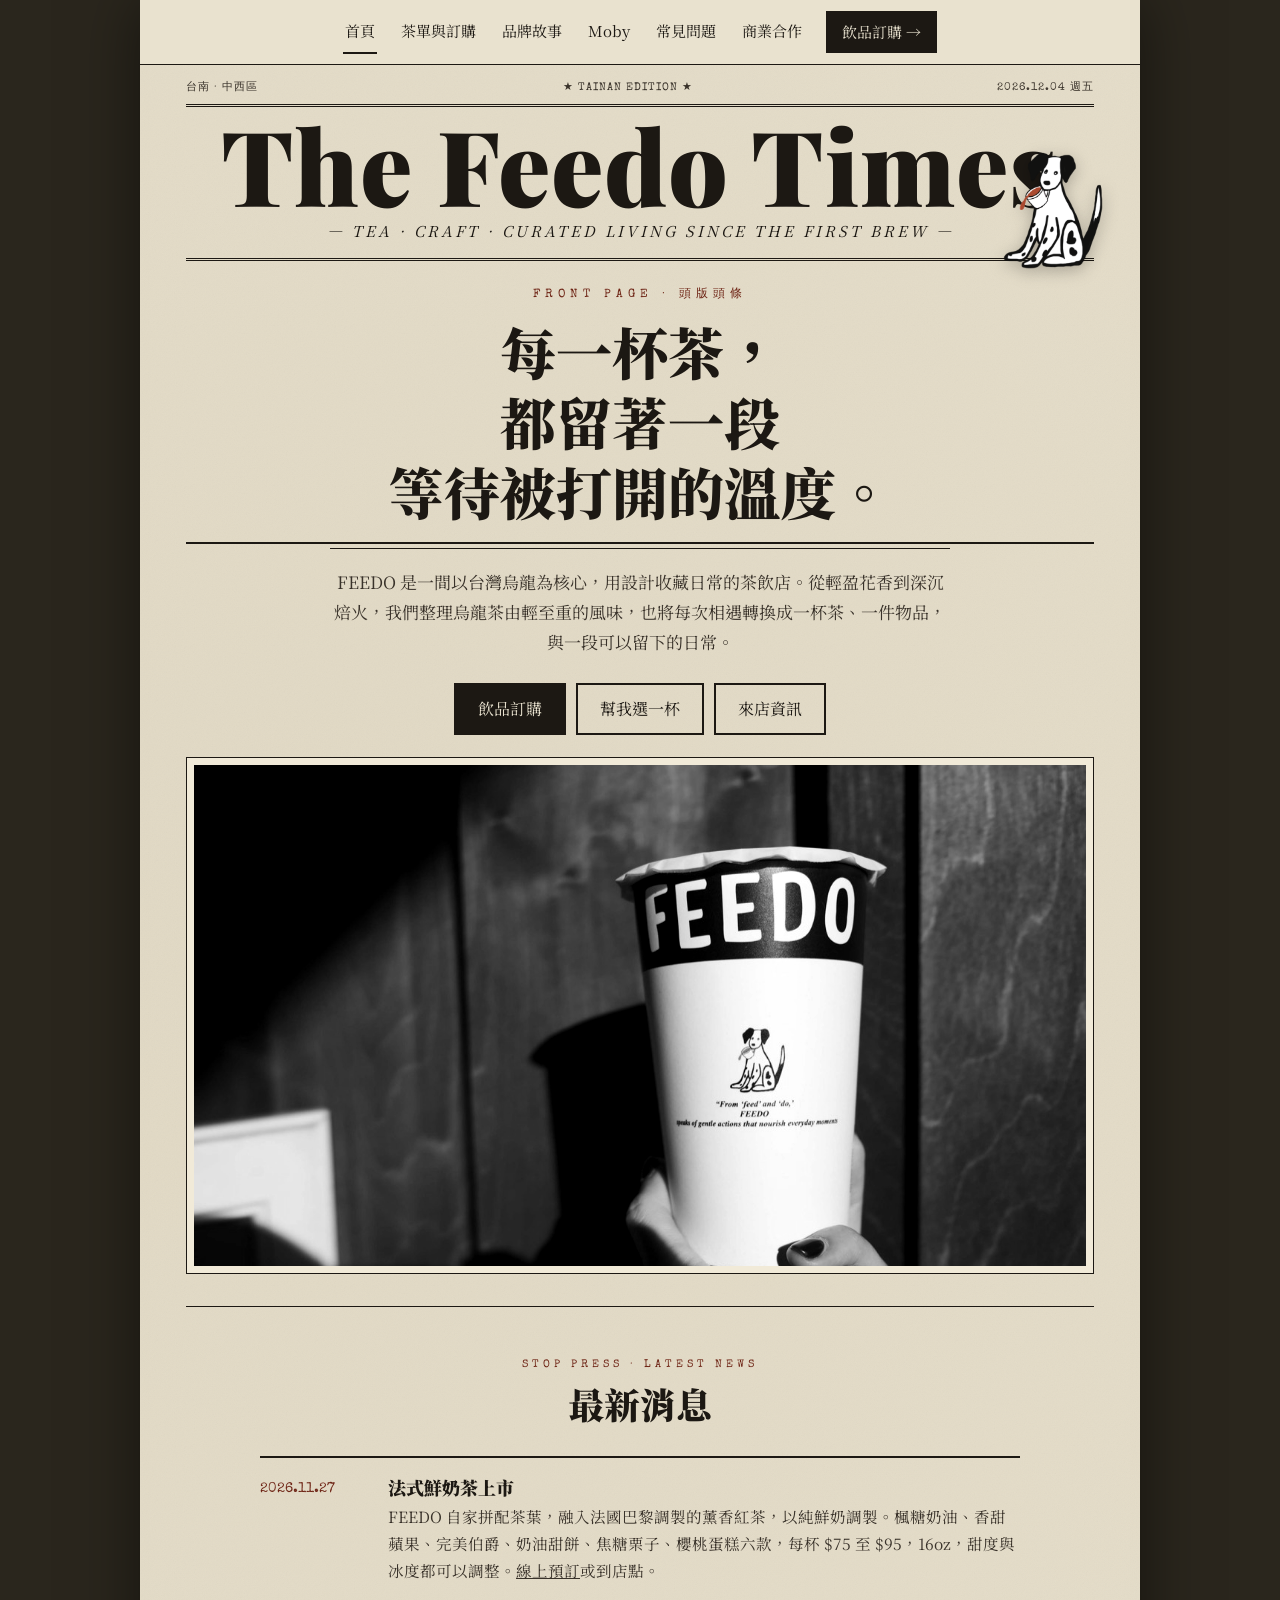
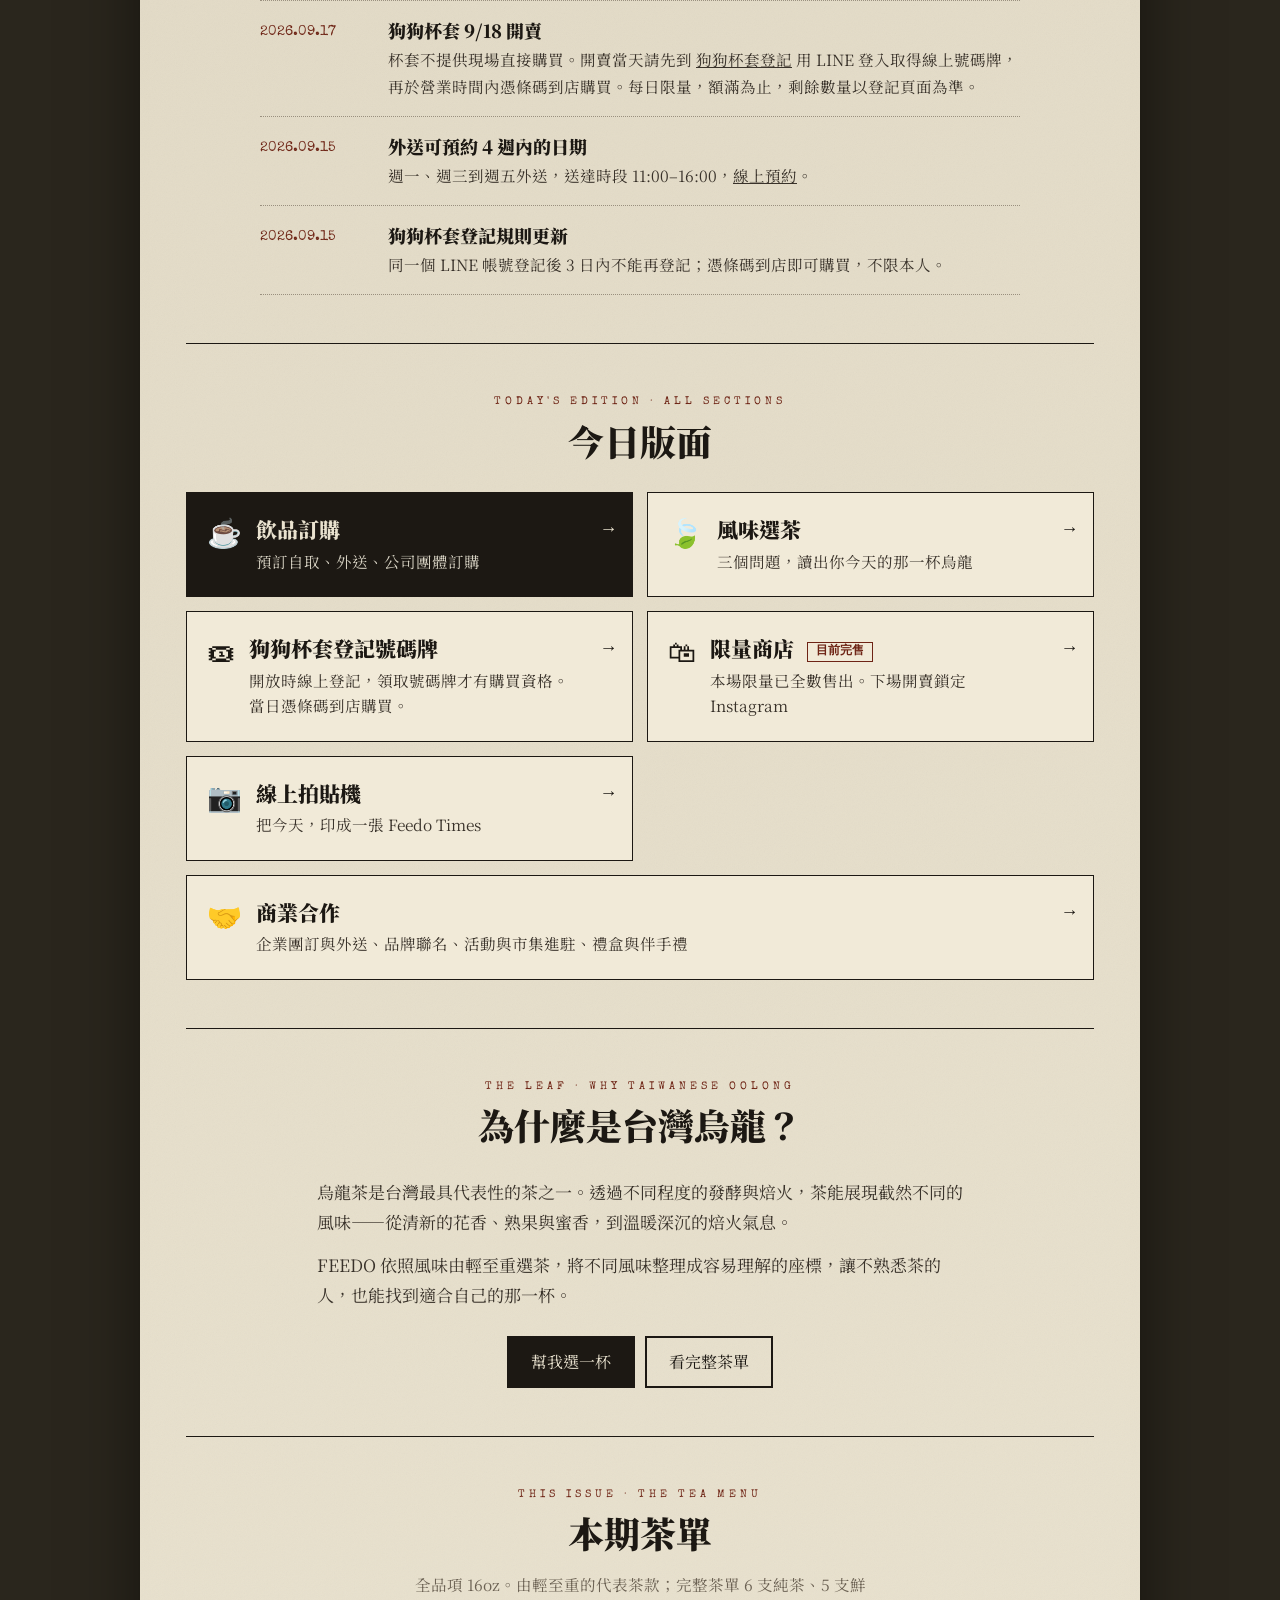
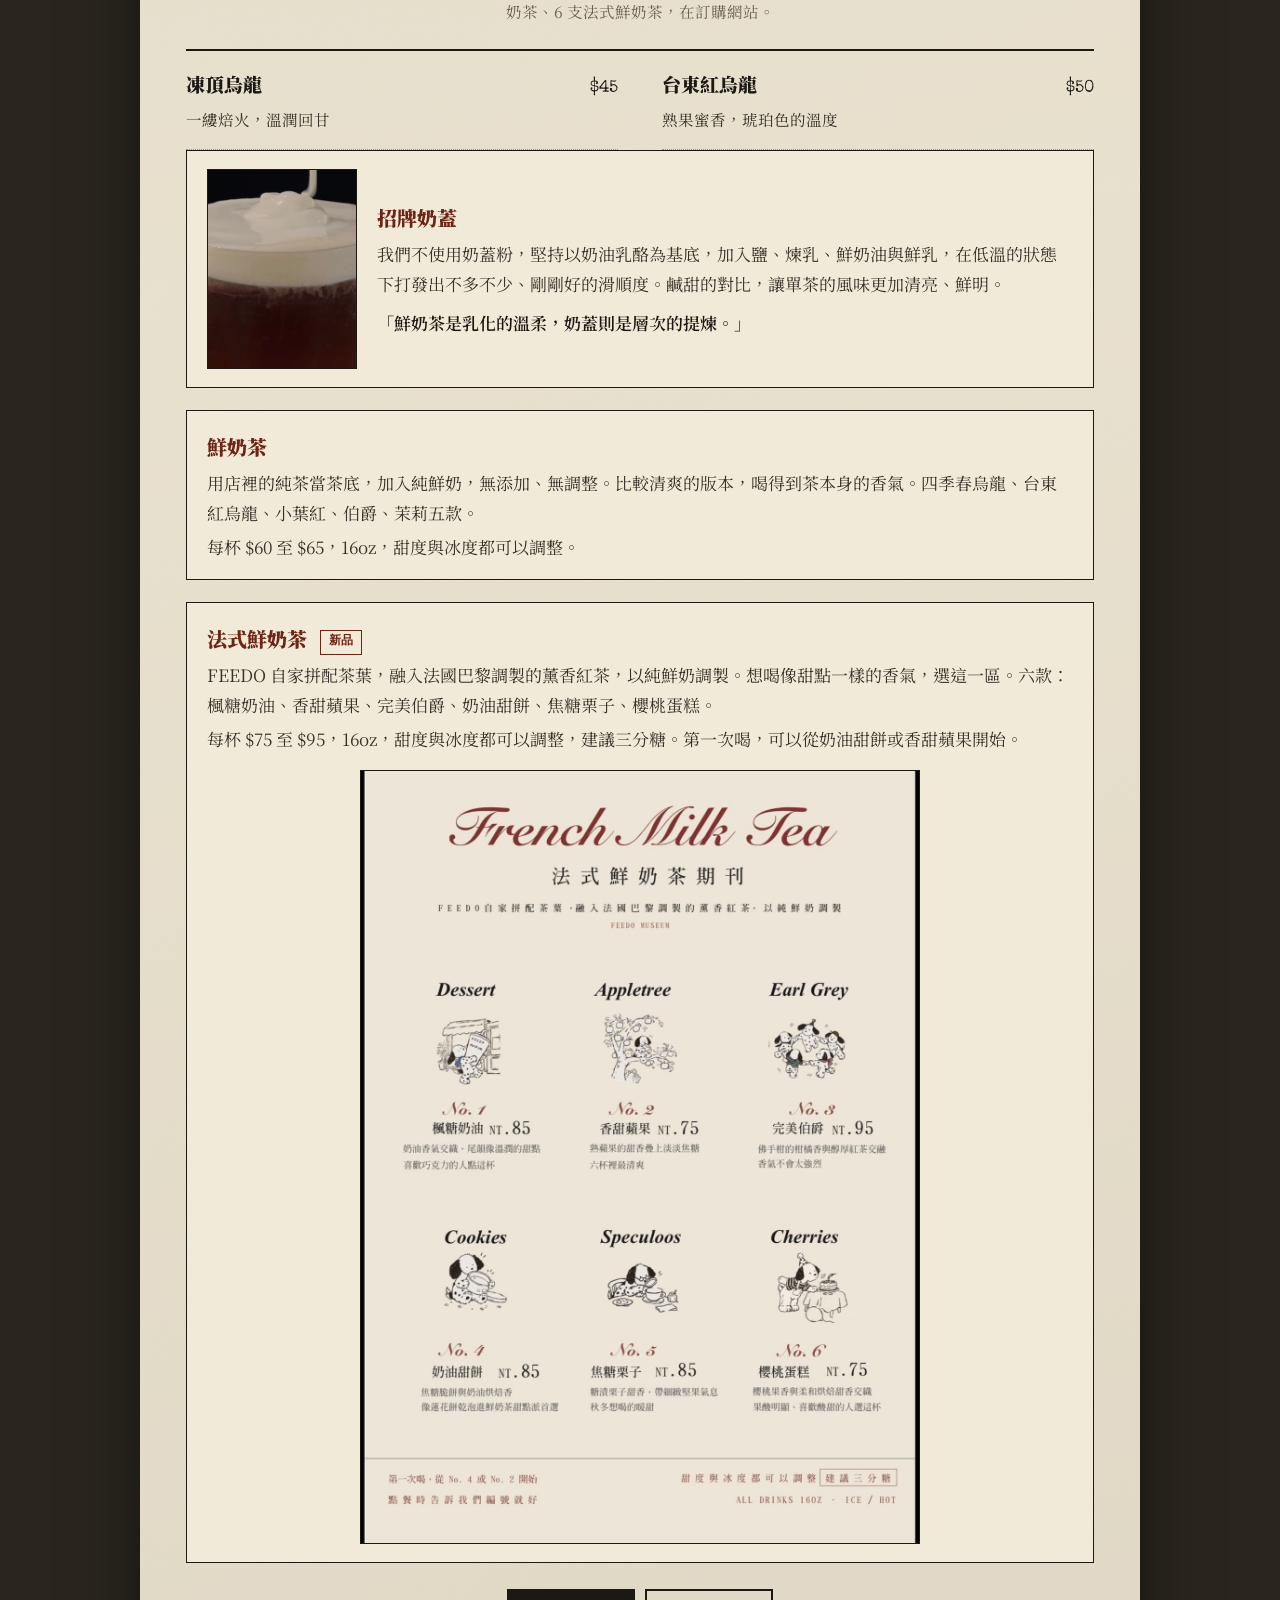
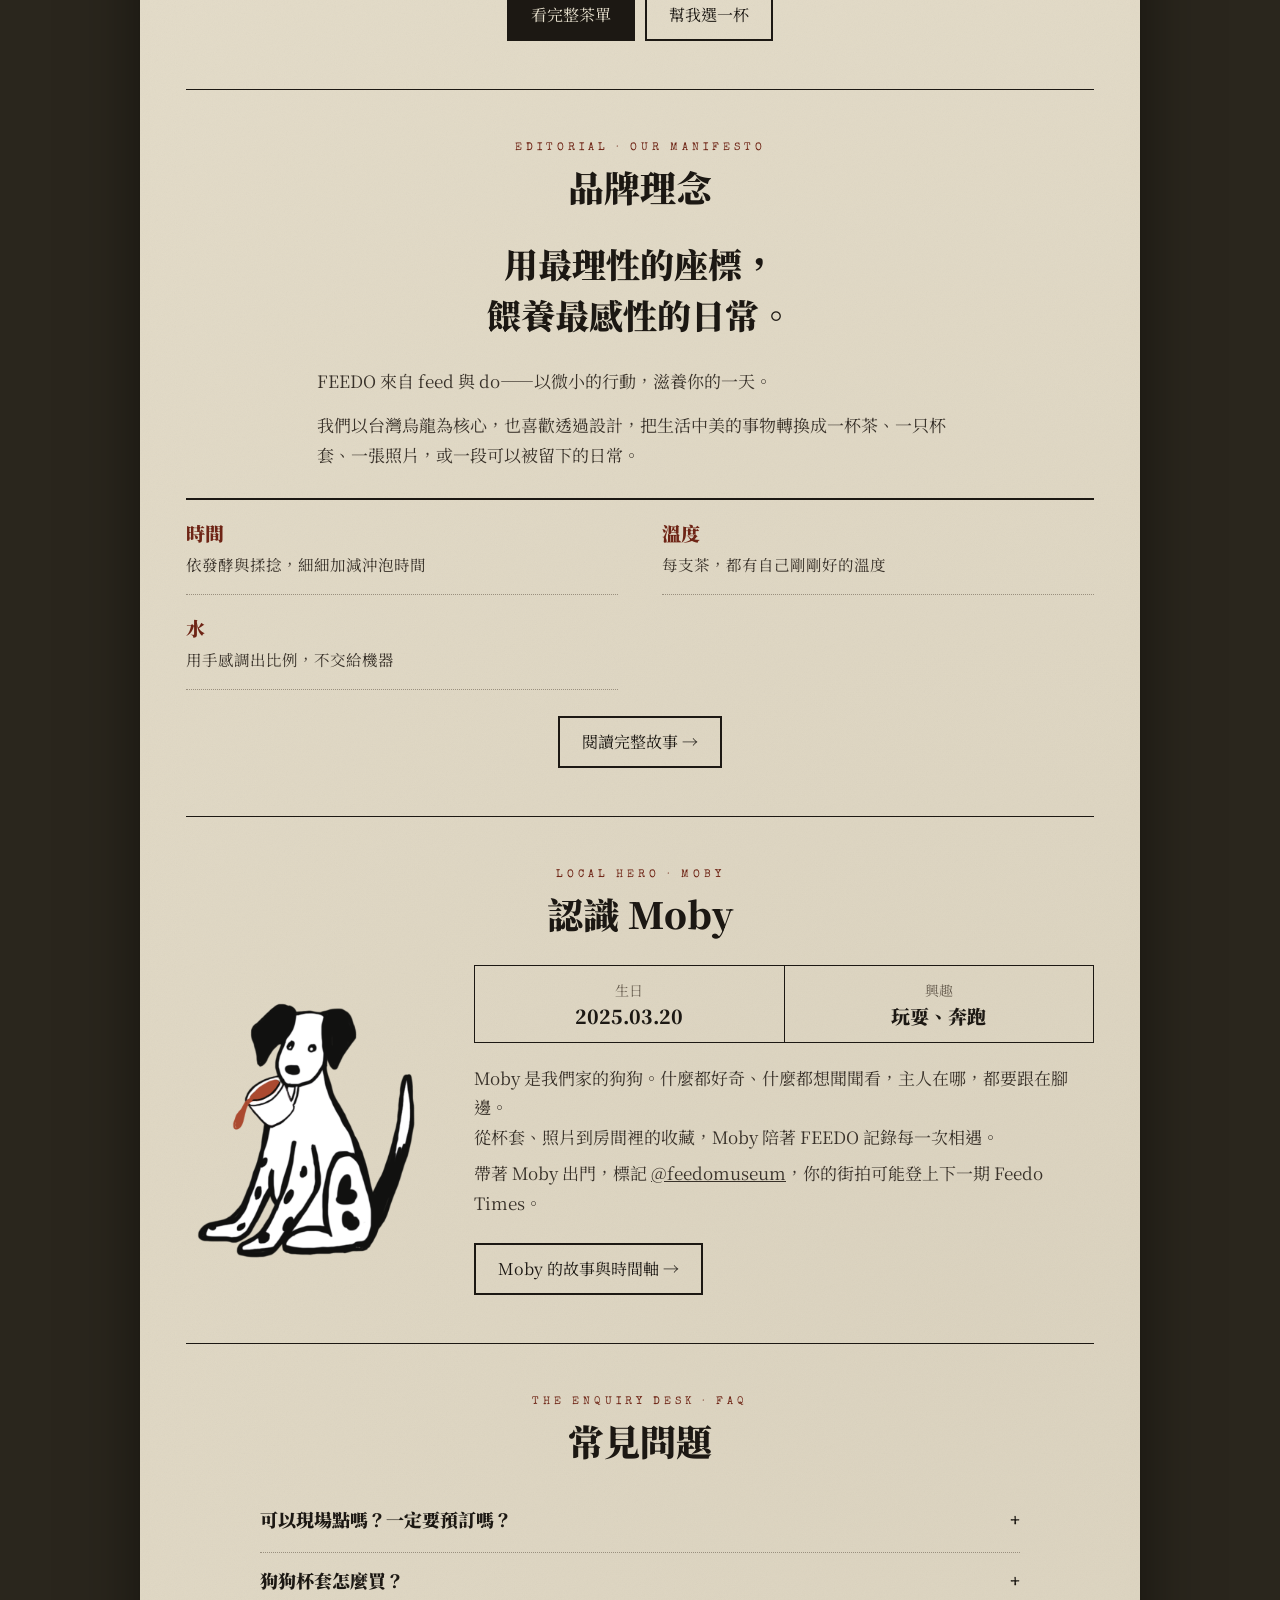
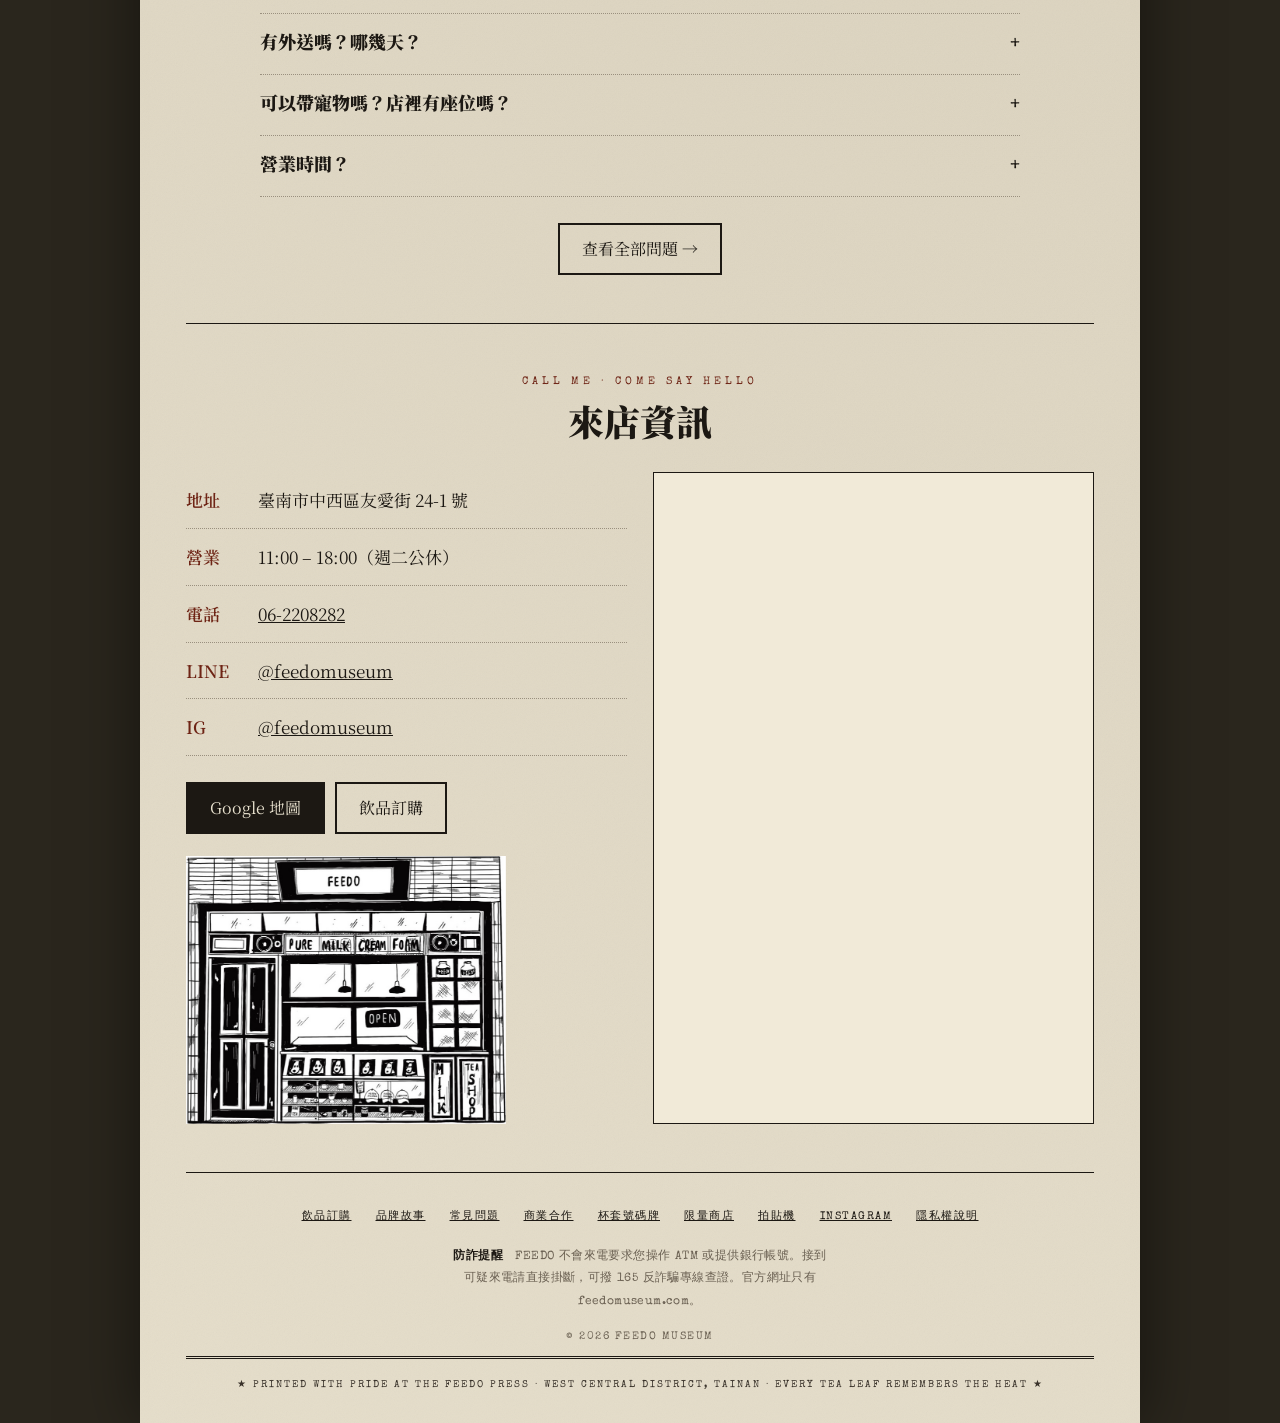
<file: index.html>
<!DOCTYPE html>
<html lang="zh-Hant">
<head>
<meta charset="UTF-8">
<meta name="viewport" content="width=device-width, initial-scale=1.0">
<title>FEEDO MUSEUM｜台南中西區台灣烏龍茶飲・The Feedo Times</title>
<meta name="description" content="FEEDO MUSEUM 是台南中西區以台灣烏龍為核心、用設計收藏日常的茶飲店。由輕至重的烏龍風味、飲品預訂自取與外送、狗狗杯套號碼牌、限量商店與線上拍貼機。">
<link rel="canonical" href="https://feedomuseum.com/">
<meta property="og:type" content="website">
<meta property="og:site_name" content="FEEDO MUSEUM">
<meta property="og:locale" content="zh_TW">
<meta property="og:title" content="FEEDO MUSEUM｜The Feedo Times">
<meta property="og:description" content="以台灣烏龍為核心，用設計收藏日常。飲品訂購、風味選茶、狗狗杯套號碼牌、限量商店、拍貼機。">
<meta property="og:url" content="https://feedomuseum.com/">
<meta property="og:image" content="https://feedomuseum.com/images/og.jpg">
<meta property="og:image:width" content="1200">
<meta property="og:image:height" content="630">
<meta name="twitter:card" content="summary_large_image">
<meta name="theme-color" content="#2a261d">
<link rel="icon" type="image/png" href="images/feedo-dog.png">
<link rel="apple-touch-icon" href="images/feedo-dog.png">
<link rel="preconnect" href="https://fonts.googleapis.com">
<link rel="preconnect" href="https://fonts.gstatic.com" crossorigin>
<link href="https://fonts.googleapis.com/css2?family=Playfair+Display:ital,wght@0,400;0,700;0,900;1,400;1,700;1,900&family=Old+Standard+TT:ital,wght@0,400;0,700;1,400&family=Special+Elite&family=Noto+Serif+TC:wght@300;400;600;900&display=swap" rel="stylesheet">
<script type="application/ld+json">
{
  "@context": "https://schema.org",
  "@type": "CafeOrCoffeeShop",
  "name": "FEEDO MUSEUM",
  "url": "https://feedomuseum.com/",
  "image": "https://feedomuseum.com/images/og.jpg",
  "telephone": "+886-6-220-8282",
  "servesCuisine": "台灣烏龍茶飲",
  "hasMenu": "https://order.feedomuseum.com/",
  "address": {
    "@type": "PostalAddress",
    "streetAddress": "友愛街24-1號",
    "addressLocality": "中西區",
    "addressRegion": "臺南市",
    "addressCountry": "TW"
  },
  "openingHoursSpecification": [{
    "@type": "OpeningHoursSpecification",
    "dayOfWeek": ["Monday", "Wednesday", "Thursday", "Friday", "Saturday", "Sunday"],
    "opens": "11:00",
    "closes": "18:00"
  }],
  "sameAs": ["https://www.instagram.com/feedomuseum"]
}
</script>
<link rel="stylesheet" href="feedo.css?v=20260920">
</head>
<body>
<a class="skip" href="#main">跳到主要內容</a>

<div class="gazette">

<nav class="nav" aria-label="主選單">
      <a href="/" aria-current="page">首頁</a>
      <a href="https://order.feedomuseum.com/">茶單與訂購</a>
      <a href="story.html">品牌故事</a>
      <a href="#moby">Moby</a>
      <a href="faq.html">常見問題</a>
      <a href="cooperation.html">商業合作</a>
      <a class="nav-cta" href="https://order.feedomuseum.com/">飲品訂購 &rarr;</a>
    </nav>

<header class="top">
  <div class="wrap">
    <div class="meta-row"><span>台南 · 中西區</span><span>&#9733; Tainan Edition &#9733;</span><span id="today"></span></div>
    <div class="mast-wrap">
      <h1 class="mast">The Feedo Times</h1>
      <div class="mast-sub">&mdash; Tea &middot; Craft &middot; Curated Living Since The First Brew &mdash;</div>
      <div class="mast-dog" aria-hidden="true"><img src="images/feedo-dog.png" alt="" width="600" height="699"></div>
    </div>
  </div>
</header>

<main id="main" class="wrap">

  <!-- 頭版 -->
  <section class="lead" aria-labelledby="lead-title">
    <div class="kicker">Front Page &middot; 頭版頭條</div>
    <div>
      <h2 id="lead-title"><span class="nb">每一杯茶，</span><br><span class="nb">都留著一段</span><br><span class="nb">等待被打開的溫度。</span></h2>
      <p class="deck">FEEDO 是一間以台灣烏龍為核心，用設計收藏日常的茶飲店。從輕盈花香到深沉焙火，我們整理烏龍茶由輕至重的風味，也將每次相遇轉換成一杯茶、一件物品，與一段可以留下的日常。</p>
      <div class="btns">
        <a class="btn pri" href="https://order.feedomuseum.com/">飲品訂購</a>
        <a class="btn" href="https://order.feedomuseum.com/story.html#finder">幫我選一杯</a>
        <a class="btn" href="#visit">來店資訊</a>
      </div>
    </div>
    <figure class="lead-fig">
      <img src="images/cup-hand.jpg" alt="手拿一杯 FEEDO 茶飲，午後的光照在杯身上" width="1200" height="800">
    </figure>
  </section>

  <!-- 最新消息：新的放最上面，保留最近 3～5 則 -->
  <section id="news" class="sec" aria-labelledby="news-title">
    <span class="sec-kicker">Stop Press · Latest News</span>
    <h2 id="news-title" class="sec-title">最新消息</h2>
    <ul class="news">
      <li>
        <time datetime="2026-11-27">2026.11.27</time>
        <div><h3>法式鮮奶茶上市</h3><p>FEEDO 自家拼配茶葉，融入法國巴黎調製的薰香紅茶，以純鮮奶調製。楓糖奶油、香甜蘋果、完美伯爵、奶油甜餅、焦糖栗子、櫻桃蛋糕六款，每杯 $75 至 $95，16oz，甜度與冰度都可以調整。<a href="https://order.feedomuseum.com/">線上預訂</a>或到店點。</p></div>
      </li>
      <li>
        <time datetime="2026-09-17">2026.09.17</time>
        <div><h3>狗狗杯套 9/18 開賣</h3><p>杯套不提供現場直接購買。開賣當天請先到 <a href="https://claim.feedomuseum.com/">狗狗杯套登記</a> 用 LINE 登入取得線上號碼牌，再於營業時間內憑條碼到店購買。每日限量，額滿為止，剩餘數量以登記頁面為準。</p></div>
      </li>
      <li>
        <time datetime="2026-09-15">2026.09.15</time>
        <div><h3>外送可預約 4 週內的日期</h3><p>週一、週三到週五外送，送達時段 11:00–16:00，<a href="https://order.feedomuseum.com/">線上預約</a>。</p></div>
      </li>
      <li>
        <time datetime="2026-09-15">2026.09.15</time>
        <div><h3>狗狗杯套登記規則更新</h3><p>同一個 LINE 帳號登記後 3 日內不能再登記；憑條碼到店即可購買，不限本人。</p></div>
      </li>
    </ul>
  </section>

  <!-- 今日版面：各子網站入口 -->
  <section id="editions" class="sec" aria-labelledby="editions-title">
    <span class="sec-kicker">Today's Edition · All Sections</span>
    <h2 id="editions-title" class="sec-title">今日版面</h2>
    <div class="editions">
      <a class="ed ed-main" href="https://order.feedomuseum.com/">
        <span class="ed-ic" aria-hidden="true">☕</span>
        <div><h3>飲品訂購</h3><p>預訂自取、外送、公司團體訂購</p></div>
      </a>
      <a class="ed" href="https://order.feedomuseum.com/story.html#finder">
        <span class="ed-ic" aria-hidden="true">🍃</span>
        <div><h3>風味選茶</h3><p>三個問題，讀出你今天的那一杯烏龍</p></div>
      </a>
      <a class="ed" href="https://claim.feedomuseum.com/">
        <span class="ed-ic" aria-hidden="true">🎟</span>
        <div><h3>狗狗杯套登記號碼牌</h3><p>開放時線上登記，領取號碼牌才有購買資格。當日憑條碼到店購買。</p></div>
      </a>
      <a class="ed" href="https://shop.feedomuseum.com/">
        <span class="ed-ic" aria-hidden="true">🛍</span>
        <div><h3>限量商店 <span class="ed-flag">目前完售</span></h3><p>本場限量已全數售出。下場開賣鎖定 Instagram</p></div>
      </a>
      <a class="ed" href="https://photobooth.feedomuseum.com/">
        <span class="ed-ic" aria-hidden="true">📷</span>
        <div><h3>線上拍貼機</h3><p>把今天，印成一張 Feedo Times</p></div>
      </a>
      <a class="ed ed-wide" href="cooperation.html">
        <span class="ed-ic" aria-hidden="true">🤝</span>
        <div><h3>商業合作</h3><p>企業團訂與外送、品牌聯名、活動與市集進駐、禮盒與伴手禮</p></div>
      </a>
    </div>
  </section>

  <!-- 為什麼是台灣烏龍 -->
  <section id="oolong" class="sec" aria-labelledby="oolong-title">
    <span class="sec-kicker">The Leaf · Why Taiwanese Oolong</span>
    <h2 id="oolong-title" class="sec-title">為什麼是台灣烏龍？</h2>
    <div class="column">
      <p>烏龍茶是台灣最具代表性的茶之一。透過不同程度的發酵與焙火，茶能展現截然不同的風味——從清新的花香、熟果與蜜香，到溫暖深沉的焙火氣息。</p>
      <p>FEEDO 依照風味由輕至重選茶，將不同風味整理成容易理解的座標，讓不熟悉茶的人，也能找到適合自己的那一杯。</p>
    </div>
    <div class="btns center">
      <a class="btn pri" href="https://order.feedomuseum.com/story.html#finder">幫我選一杯</a>
      <a class="btn" href="https://order.feedomuseum.com/">看完整茶單</a>
    </div>
  </section>

  <!-- 茶單精選 -->
  <section id="teas" class="sec" aria-labelledby="teas-title">
    <span class="sec-kicker">This Issue · The Tea Menu</span>
    <h2 id="teas-title" class="sec-title">本期茶單</h2>
    <p class="sec-deck">全品項 16oz。由輕至重的代表茶款；完整茶單 6 支純茶、5 支鮮奶茶、6 支法式鮮奶茶，在訂購網站。</p>
    <div class="teas">
      <article class="tea"><h3>凍頂烏龍</h3><span class="price">$45</span><p>一縷焙火，溫潤回甘</p></article>
      <article class="tea"><h3>台東紅烏龍</h3><span class="price">$50</span><p>熟果蜜香，琥珀色的溫度</p></article>
    </div>
    <div class="feature has-img">
      <img class="feature-img" src="images/foam-pour.jpg" alt="奶蓋緩緩倒在茶上，分出奶蓋與茶的層次" width="728" height="900" loading="lazy">
      <div>
        <h3>招牌奶蓋</h3>
        <p>我們不使用奶蓋粉，堅持以奶油乳酪為基底，加入鹽、煉乳、鮮奶油與鮮乳，在低溫的狀態下打發出不多不少、剛剛好的滑順度。鹹甜的對比，讓單茶的風味更加清亮、鮮明。</p>
        <p class="feature-quote">「鮮奶茶是乳化的溫柔，奶蓋則是層次的提煉。」</p>
      </div>
    </div>
    <div class="feature">
      <div>
        <h3>鮮奶茶</h3>
        <p>用店裡的純茶當茶底，加入純鮮奶，無添加、無調整。比較清爽的版本，喝得到茶本身的香氣。四季春烏龍、台東紅烏龍、小葉紅、伯爵、茉莉五款。</p>
        <p>每杯 $60 至 $65，16oz，甜度與冰度都可以調整。</p>
      </div>
    </div>
    <div class="feature">
      <div>
        <h3>法式鮮奶茶 <span class="ed-flag">新品</span></h3>
        <p>FEEDO 自家拼配茶葉，融入法國巴黎調製的薰香紅茶，以純鮮奶調製。想喝像甜點一樣的香氣，選這一區。六款：楓糖奶油、香甜蘋果、完美伯爵、奶油甜餅、焦糖栗子、櫻桃蛋糕。</p>
        <p>每杯 $75 至 $95，16oz，甜度與冰度都可以調整，建議三分糖。第一次喝，可以從奶油甜餅或香甜蘋果開始。</p>
      </div>
      <a href="images/french-milk-tea.jpg" style="display:block;margin-top:16px;"><img src="images/french-milk-tea.jpg" alt="法式鮮奶茶期刊：六款法式鮮奶茶的品名、價格與風味介紹，每款配一張 Moby 插畫" width="1200" height="1662" loading="lazy" style="display:block;width:100%;max-width:560px;height:auto;margin:0 auto;border:1px solid var(--ink);"></a>
    </div>
    <div class="btns center">
      <a class="btn pri" href="https://order.feedomuseum.com/">看完整茶單</a>
      <a class="btn" href="https://order.feedomuseum.com/story.html#finder">幫我選一杯</a>
    </div>
  </section>

  <!-- 品牌理念 -->
  <section id="about" class="sec" aria-labelledby="about-title">
    <span class="sec-kicker">Editorial · Our Manifesto</span>
    <h2 id="about-title" class="sec-title">品牌理念</h2>
    <blockquote class="motto">用最理性的座標，<br>餵養最感性的日常。</blockquote>
    <div class="column">
      <p>FEEDO 來自 feed 與 do——以微小的行動，滋養你的一天。</p>
      <p>我們以台灣烏龍為核心，也喜歡透過設計，把生活中美的事物轉換成一杯茶、一只杯套、一張照片，或一段可以被留下的日常。</p>
    </div>
    <div class="philo">
      <article class="tea"><h3>時間</h3><p>依發酵與揉捻，細細加減沖泡時間</p></article>
      <article class="tea"><h3>溫度</h3><p>每支茶，都有自己剛剛好的溫度</p></article>
      <article class="tea"><h3>水</h3><p>用手感調出比例，不交給機器</p></article>
    </div>
    <div class="btns center">
      <a class="btn" href="story.html">閱讀完整故事 &rarr;</a>
    </div>
  </section>

  <!-- Moby -->
  <section id="moby" class="sec" aria-labelledby="moby-title">
    <span class="sec-kicker">Local Hero · Moby</span>
    <h2 id="moby-title" class="sec-title">認識 Moby</h2>
    <div class="moby">
      <img class="moby-img" src="images/feedo-dog.png" alt="FEEDO 斑點狗 Moby 插畫" width="600" height="699" loading="lazy">
      <div>
        <dl class="profile">
          <div><dt>生日</dt><dd>2025.03.20</dd></div>
          
          <div><dt>興趣</dt><dd>玩耍、奔跑</dd></div>
        </dl>
        <p>Moby 是我們家的狗狗。什麼都好奇、什麼都想聞聞看，主人在哪，都要跟在腳邊。<br>從杯套、照片到房間裡的收藏，Moby 陪著 FEEDO 記錄每一次相遇。</p>
        <p class="moby-tag">帶著 Moby 出門，標記 <a href="https://www.instagram.com/feedomuseum">@feedomuseum</a>，你的街拍可能登上下一期 Feedo Times。</p>
        <div class="btns">
          <a class="btn" href="story.html#moby">Moby 的故事與時間軸 &rarr;</a>
        </div>
      </div>
    </div>
  </section>

  <!-- 常見問題：首頁只放最常見的，完整版在 faq.html（規則要和 claim／order 網站同步） -->
  <section id="faq" class="sec" aria-labelledby="faq-title">
    <span class="sec-kicker">The Enquiry Desk · FAQ</span>
    <h2 id="faq-title" class="sec-title">常見問題</h2>
    <div class="faq">
      <div class="faq-group">
        <details>
          <summary>可以現場點嗎？一定要預訂嗎？</summary>
          <div class="ans"><p>可以直接到門市現場點。<a href="https://order.feedomuseum.com/">線上預訂</a>適合想先訂好、到店直接取茶的人。</p></div>
        </details>
        <details>
          <summary>狗狗杯套怎麼買？</summary>
          <div class="ans"><p>杯套不提供現場直接購買。請先到 <a href="https://claim.feedomuseum.com/">狗狗杯套登記</a> 用 LINE 登入取得線上號碼牌，再於登記當日營業時間內憑條碼到店購買。每日限量，額滿為止，剩餘數量以登記頁面為準。</p></div>
        </details>
        <details>
          <summary>有外送嗎？哪幾天？</summary>
          <div class="ans"><p>有。週一、週三到週五外送，送達時段 11:00–16:00，線上可預約 4 週內的日期。</p></div>
        </details>
        <details>
          <summary>可以帶寵物嗎？店裡有座位嗎？</summary>
          <div class="ans"><p>歡迎帶寵物來。店內沒有座位，以外帶為主。</p></div>
        </details>
        <details>
          <summary>營業時間？</summary>
          <div class="ans"><p>11:00–18:00，每週二公休。臨時異動以 Instagram 公告為準。</p></div>
        </details>
      </div>
    </div>
    <div class="btns center">
      <a class="btn" href="faq.html">查看全部問題 &rarr;</a>
    </div>
  </section>

  <!-- 來店資訊 -->
  <section id="visit" class="sec" aria-labelledby="visit-title">
    <span class="sec-kicker">Call Me · Come Say Hello</span>
    <h2 id="visit-title" class="sec-title">來店資訊</h2>
    <div class="visit">
      <div>
        <div class="vrow"><span class="vk">地址</span><span>臺南市中西區友愛街 24-1 號</span></div>
        <div class="vrow"><span class="vk">營業</span><span>11:00 – 18:00（週二公休）</span></div>
        <div class="vrow"><span class="vk">電話</span><span><a href="tel:+88662208282">06-2208282</a></span></div>
        <div class="vrow"><span class="vk">LINE</span><span><a href="https://line.me/R/ti/p/@feedomuseum">@feedomuseum</a></span></div>
        <div class="vrow"><span class="vk">IG</span><span><a href="https://www.instagram.com/feedomuseum">@feedomuseum</a></span></div>
        <div class="btns">
          <a class="btn pri" href="https://www.google.com/maps/search/?api=1&amp;query=臺南市中西區友愛街24-1號">Google 地圖</a>
          <a class="btn" href="https://order.feedomuseum.com/">飲品訂購</a>
        </div>
        <figure class="visit-fig">
          <img src="images/shop-drawing.jpg?v=20260919" alt="FEEDO 店面手繪插畫" width="823" height="688" loading="lazy">
        </figure>
      </div>
      <div class="map">
        <iframe title="FEEDO MUSEUM 位置地圖" src="https://www.google.com/maps?q=臺南市中西區友愛街24-1號&amp;output=embed" loading="lazy" referrerpolicy="no-referrer-when-downgrade"></iframe>
      </div>
    </div>
  </section>

</main>

<footer class="foot wrap">
  <nav class="foot-links" aria-label="FEEDO 網站">
    <a href="https://order.feedomuseum.com/">飲品訂購</a>
    <a href="story.html">品牌故事</a>
    <a href="faq.html">常見問題</a>
    <a href="cooperation.html">商業合作</a>
    <a href="https://claim.feedomuseum.com/">杯套號碼牌</a>
    <a href="https://shop.feedomuseum.com/">限量商店</a>
    <a href="https://photobooth.feedomuseum.com/">拍貼機</a>
    <a href="https://www.instagram.com/feedomuseum">Instagram</a>
    <a href="privacy.html">隱私權說明</a>
  </nav>
  <p class="foot-warn"><b>防詐提醒</b>　FEEDO 不會來電要求您操作 ATM 或提供銀行帳號。接到可疑來電請直接掛斷，可撥 165 反詐騙專線查證。官方網址只有 feedomuseum.com。</p>
  <p>&copy; <span id="yr">2026</span> FEEDO MUSEUM</p>
</footer>

<div class="colophon">&#9733; Printed With Pride At The Feedo Press &middot; West Central District, Tainan &middot; Every Tea Leaf Remembers The Heat &#9733;</div>
</div><!-- /.gazette -->

<script src="feedo.js?v=20260919"></script>
</body>
</html>
</file>
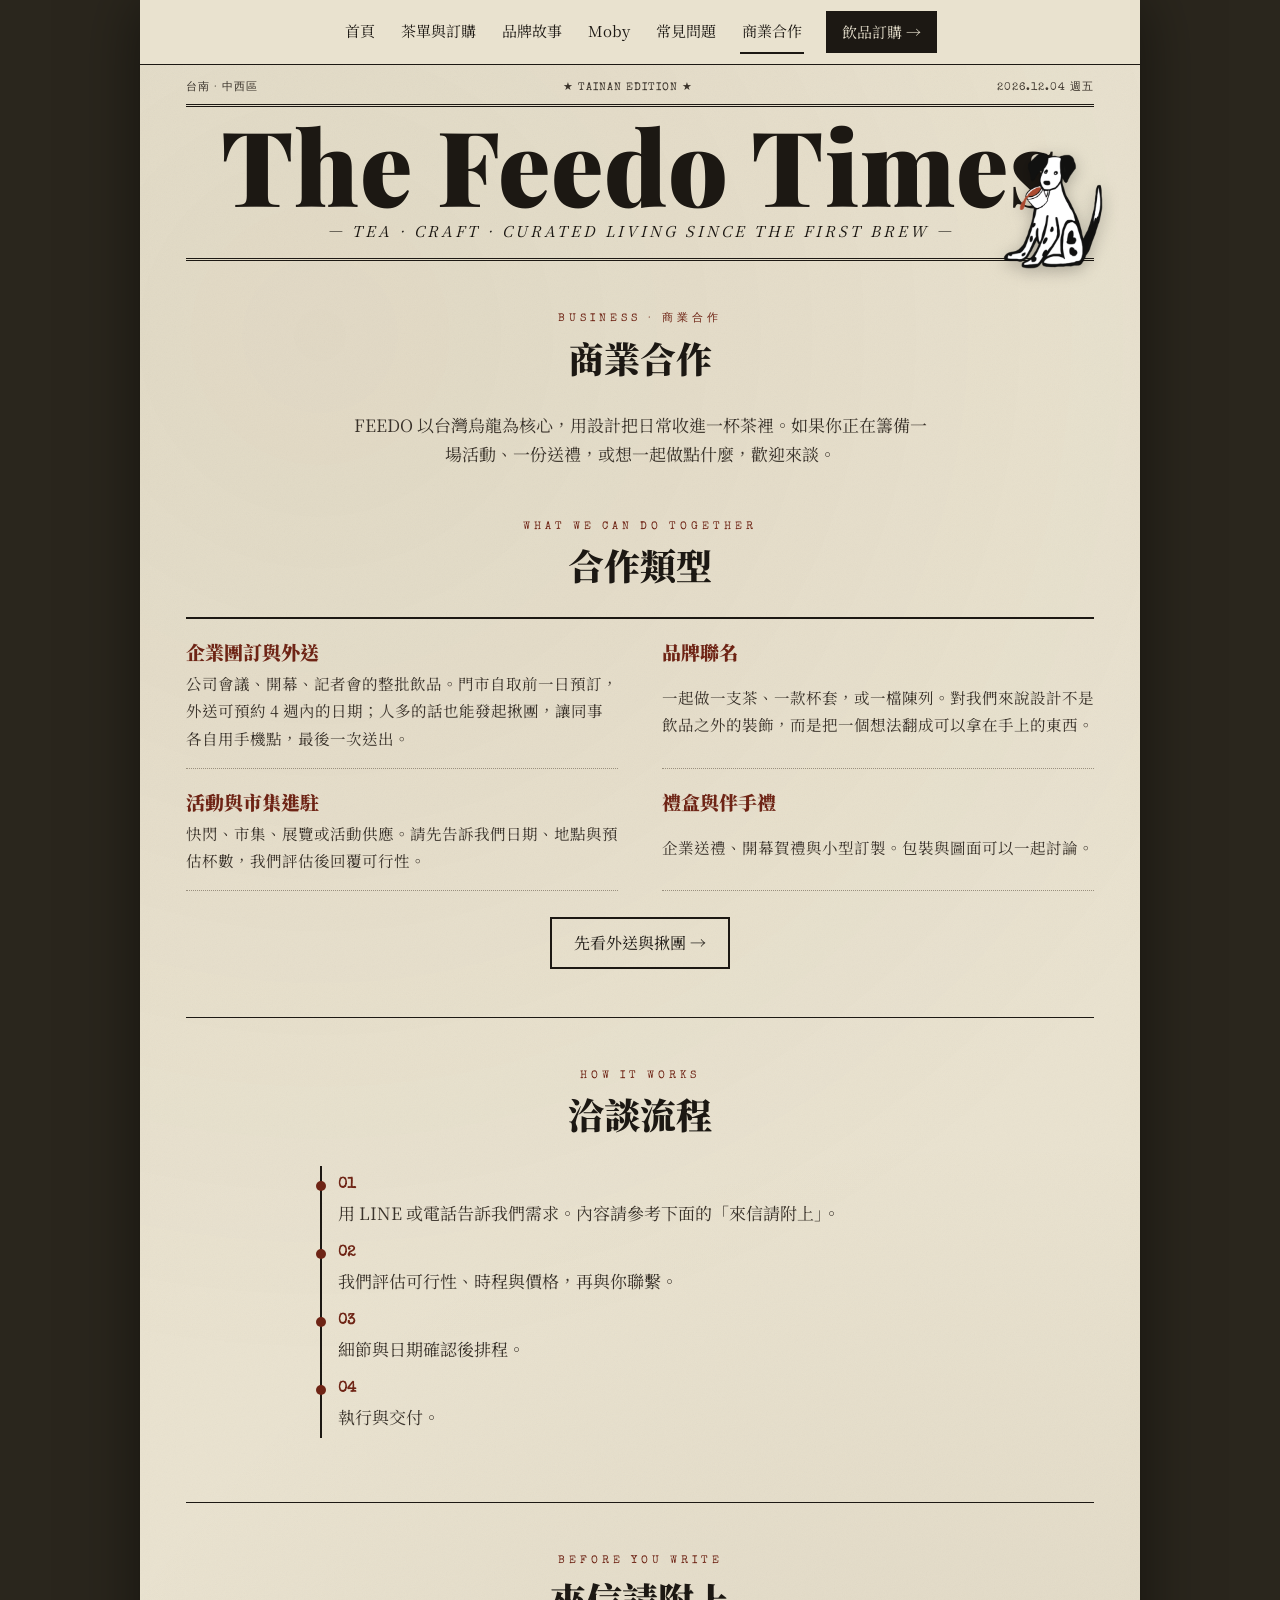
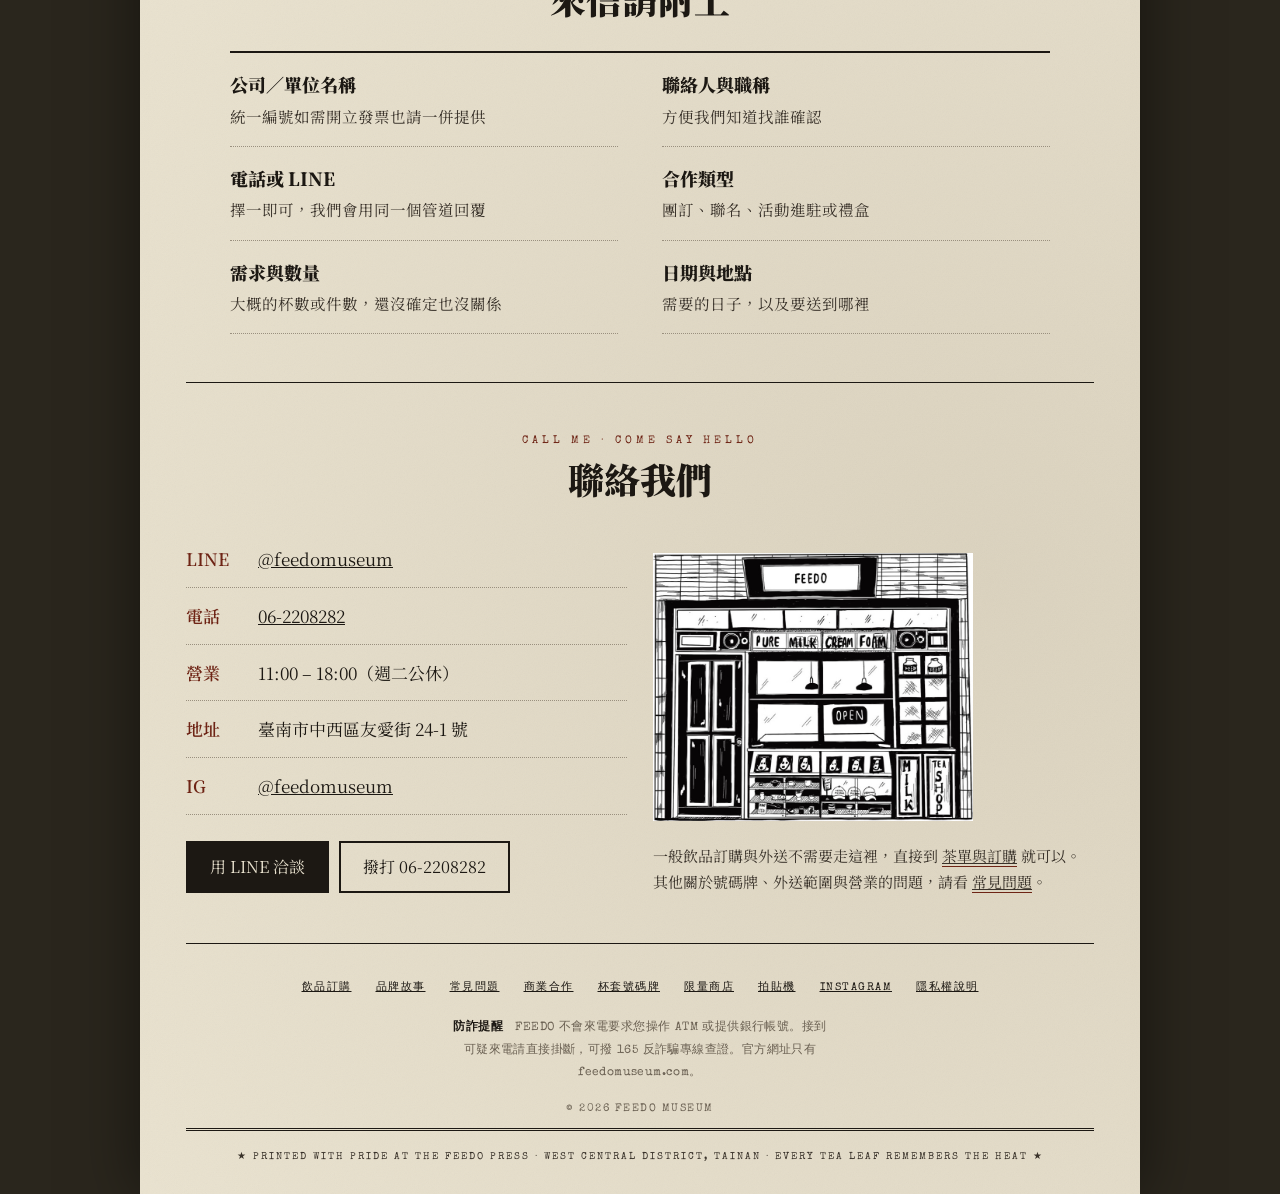
<file: cooperation.html>
<!DOCTYPE html>
<html lang="zh-Hant">
<head>
<meta charset="UTF-8">
<meta name="viewport" content="width=device-width, initial-scale=1.0">
<title>商業合作｜FEEDO MUSEUM</title>
<meta name="description" content="FEEDO MUSEUM 商業合作：企業團訂與外送、品牌聯名、活動與市集進駐、禮盒與伴手禮。來信或用 LINE 告訴我們需求、數量、日期與地點，我們收到後會與你聯繫。">
<link rel="canonical" href="https://feedomuseum.com/cooperation.html">
<meta property="og:type" content="website">
<meta property="og:site_name" content="FEEDO MUSEUM">
<meta property="og:locale" content="zh_TW">
<meta property="og:title" content="商業合作｜FEEDO MUSEUM">
<meta property="og:description" content="企業團訂與外送、品牌聯名、活動與市集進駐、禮盒與伴手禮。歡迎來談。">
<meta property="og:url" content="https://feedomuseum.com/cooperation.html">
<meta property="og:image" content="https://feedomuseum.com/images/og.jpg">
<meta property="og:image:width" content="1200">
<meta property="og:image:height" content="630">
<meta name="twitter:card" content="summary_large_image">
<meta name="theme-color" content="#2a261d">
<link rel="icon" type="image/png" href="images/feedo-dog.png">
<link rel="apple-touch-icon" href="images/feedo-dog.png">
<link rel="preconnect" href="https://fonts.googleapis.com">
<link rel="preconnect" href="https://fonts.gstatic.com" crossorigin>
<link href="https://fonts.googleapis.com/css2?family=Playfair+Display:ital,wght@0,400;0,700;0,900;1,400;1,700;1,900&family=Old+Standard+TT:ital,wght@0,400;0,700;1,400&family=Special+Elite&family=Noto+Serif+TC:wght@300;400;600;900&display=swap" rel="stylesheet">
<link rel="stylesheet" href="feedo.css?v=20260920">
</head>
<body>
<a class="skip" href="#main">跳到主要內容</a>

<div class="gazette">

<nav class="nav" aria-label="主選單">
      <a href="/">首頁</a>
      <a href="https://order.feedomuseum.com/">茶單與訂購</a>
      <a href="story.html">品牌故事</a>
      <a href="/#moby">Moby</a>
      <a href="faq.html">常見問題</a>
      <a href="cooperation.html" aria-current="page">商業合作</a>
      <a class="nav-cta" href="https://order.feedomuseum.com/">飲品訂購 &rarr;</a>
    </nav>

<header class="top">
  <div class="wrap">
    <div class="meta-row"><span>台南 · 中西區</span><span>&#9733; Tainan Edition &#9733;</span><span id="today"></span></div>
    <div class="mast-wrap">
      <a class="mast mast-link" href="/">The Feedo Times</a>
      <div class="mast-sub">&mdash; Tea &middot; Craft &middot; Curated Living Since The First Brew &mdash;</div>
      <div class="mast-dog" aria-hidden="true"><img src="images/feedo-dog.png" alt="" width="600" height="699"></div>
    </div>
  </div>
</header>

<main id="main" class="wrap">

  <!-- 頭版：商業合作 -->
  <section class="sec page-head" aria-labelledby="coop-title">
    <span class="sec-kicker">Business &middot; 商業合作</span>
    <h1 id="coop-title" class="sec-title">商業合作</h1>
    <p class="page-deck">FEEDO 以台灣烏龍為核心，用設計把日常收進一杯茶裡。如果你正在籌備一場活動、一份送禮，或想一起做點什麼，歡迎來談。</p>
  </section>

  <!-- 合作類型 -->
  <section id="types" class="sec" aria-labelledby="types-title">
    <span class="sec-kicker">What We Can Do Together</span>
    <h2 id="types-title" class="sec-title">合作類型</h2>
    <div class="philo">
      <article class="tea">
        <h3>企業團訂與外送</h3>
        <p>公司會議、開幕、記者會的整批飲品。門市自取前一日預訂，外送可預約 4 週內的日期；人多的話也能發起揪團，讓同事各自用手機點，最後一次送出。</p>
      </article>
      <article class="tea">
        <h3>品牌聯名</h3>
        <p>一起做一支茶、一款杯套，或一檔陳列。對我們來說設計不是飲品之外的裝飾，而是把一個想法翻成可以拿在手上的東西。</p>
      </article>
      <article class="tea">
        <h3>活動與市集進駐</h3>
        <p>快閃、市集、展覽或活動供應。請先告訴我們日期、地點與預估杯數，我們評估後回覆可行性。</p>
      </article>
      <article class="tea">
        <h3>禮盒與伴手禮</h3>
        <p>企業送禮、開幕賀禮與小型訂製。包裝與圖面可以一起討論。</p>
      </article>
    </div>
    <div class="btns center">
      <a class="btn" href="https://order.feedomuseum.com/#delivery">先看外送與揪團 &rarr;</a>
    </div>
  </section>

  <!-- 洽談流程 -->
  <section id="how" class="sec" aria-labelledby="how-title">
    <span class="sec-kicker">How It Works</span>
    <h2 id="how-title" class="sec-title">洽談流程</h2>
    <ol class="timeline coop-steps">
      <li><time>01</time><span>用 LINE 或電話告訴我們需求。內容請參考下面的「來信請附上」。</span></li>
      <li><time>02</time><span>我們評估可行性、時程與價格，再與你聯繫。</span></li>
      <li><time>03</time><span>細節與日期確認後排程。</span></li>
      <li><time>04</time><span>執行與交付。</span></li>
    </ol>
  </section>

  <!-- 來信請附上 -->
  <section id="brief" class="sec" aria-labelledby="brief-title">
    <span class="sec-kicker">Before You Write</span>
    <h2 id="brief-title" class="sec-title">來信請附上</h2>
    <dl class="brief">
      <div><dt>公司／單位名稱</dt><dd>統一編號如需開立發票也請一併提供</dd></div>
      <div><dt>聯絡人與職稱</dt><dd>方便我們知道找誰確認</dd></div>
      <div><dt>電話或 LINE</dt><dd>擇一即可，我們會用同一個管道回覆</dd></div>
      <div><dt>合作類型</dt><dd>團訂、聯名、活動進駐或禮盒</dd></div>
      <div><dt>需求與數量</dt><dd>大概的杯數或件數，還沒確定也沒關係</dd></div>
      <div><dt>日期與地點</dt><dd>需要的日子，以及要送到哪裡</dd></div>
    </dl>
  </section>

  <!-- 聯絡我們 -->
  <section id="contact" class="sec" aria-labelledby="contact-title">
    <span class="sec-kicker">Call Me &middot; Come Say Hello</span>
    <h2 id="contact-title" class="sec-title">聯絡我們</h2>
    <div class="visit">
      <div>
        <div class="vrow"><span class="vk">LINE</span><span><a href="https://line.me/R/ti/p/@feedomuseum">@feedomuseum</a></span></div>
        <!-- 商業信箱：拿到專用信箱後，把下面這行的註解拿掉並換成真的地址
        <div class="vrow"><span class="vk">信箱</span><span><a href="mailto:換成你的商業信箱">換成你的商業信箱</a></span></div>
        -->
        <div class="vrow"><span class="vk">電話</span><span><a href="tel:+88662208282">06-2208282</a></span></div>
        <div class="vrow"><span class="vk">營業</span><span>11:00 – 18:00（週二公休）</span></div>
        <div class="vrow"><span class="vk">地址</span><span>臺南市中西區友愛街 24-1 號</span></div>
        <div class="vrow"><span class="vk">IG</span><span><a href="https://www.instagram.com/feedomuseum">@feedomuseum</a></span></div>
        <div class="btns">
          <a class="btn pri" href="https://line.me/R/ti/p/@feedomuseum">用 LINE 洽談</a>
          <a class="btn" href="tel:+88662208282">撥打 06-2208282</a>
        </div>
      </div>
      <div>
        <figure class="visit-fig">
          <img src="images/shop-drawing.jpg?v=20260919" alt="FEEDO 店面手繪插畫" width="823" height="688" loading="lazy">
        </figure>
        <p class="coop-note">一般飲品訂購與外送不需要走這裡，直接到 <a href="https://order.feedomuseum.com/">茶單與訂購</a> 就可以。其他關於號碼牌、外送範圍與營業的問題，請看 <a href="faq.html">常見問題</a>。</p>
      </div>
    </div>
  </section>

</main>

<footer class="foot wrap">
  <nav class="foot-links" aria-label="FEEDO 網站">
    <a href="https://order.feedomuseum.com/">飲品訂購</a>
    <a href="story.html">品牌故事</a>
    <a href="faq.html">常見問題</a>
    <a href="cooperation.html">商業合作</a>
    <a href="https://claim.feedomuseum.com/">杯套號碼牌</a>
    <a href="https://shop.feedomuseum.com/">限量商店</a>
    <a href="https://photobooth.feedomuseum.com/">拍貼機</a>
    <a href="https://www.instagram.com/feedomuseum">Instagram</a>
    <a href="privacy.html">隱私權說明</a>
  </nav>
  <p class="foot-warn"><b>防詐提醒</b>　FEEDO 不會來電要求您操作 ATM 或提供銀行帳號。接到可疑來電請直接掛斷，可撥 165 反詐騙專線查證。官方網址只有 feedomuseum.com。</p>
  <p>&copy; <span id="yr">2026</span> FEEDO MUSEUM</p>
</footer>

<div class="colophon">&#9733; Printed With Pride At The Feedo Press &middot; West Central District, Tainan &middot; Every Tea Leaf Remembers The Heat &#9733;</div>
</div><!-- /.gazette -->

<script src="feedo.js?v=20260919"></script>
</body>
</html>
</file>
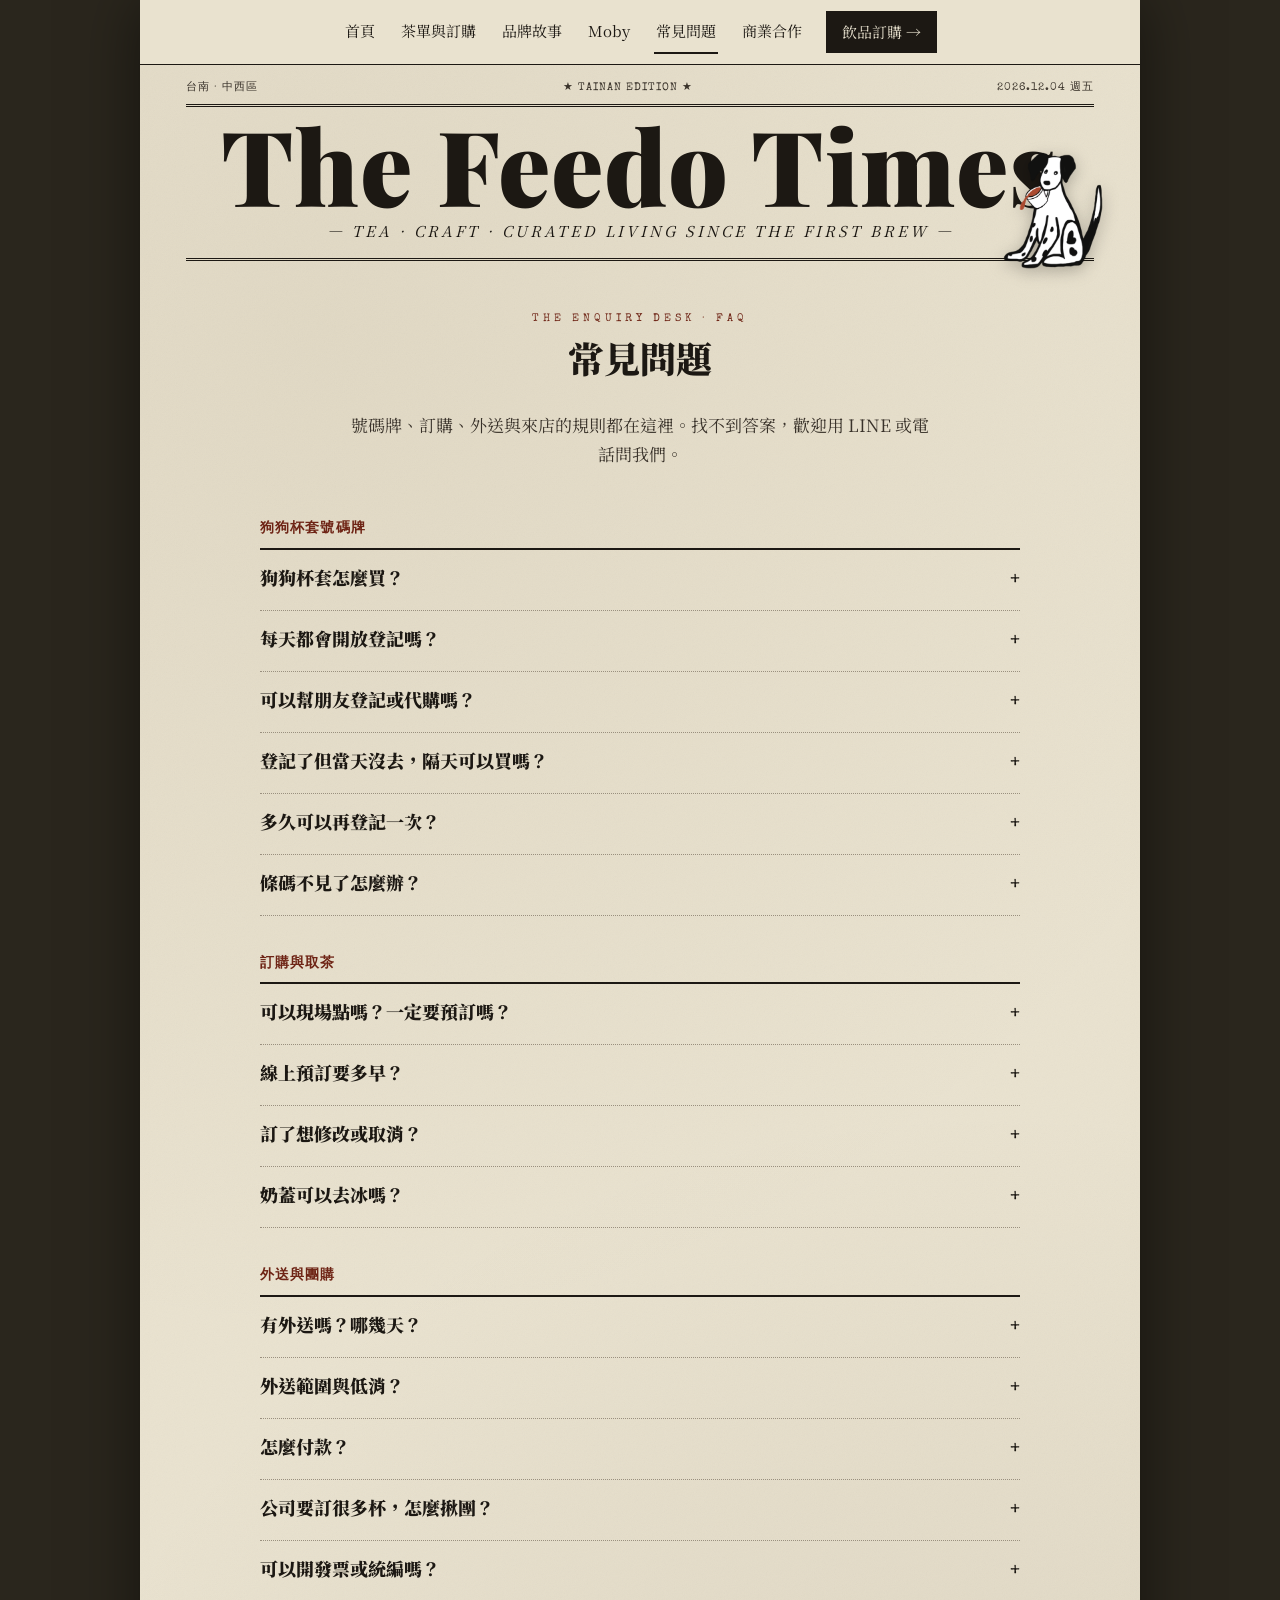
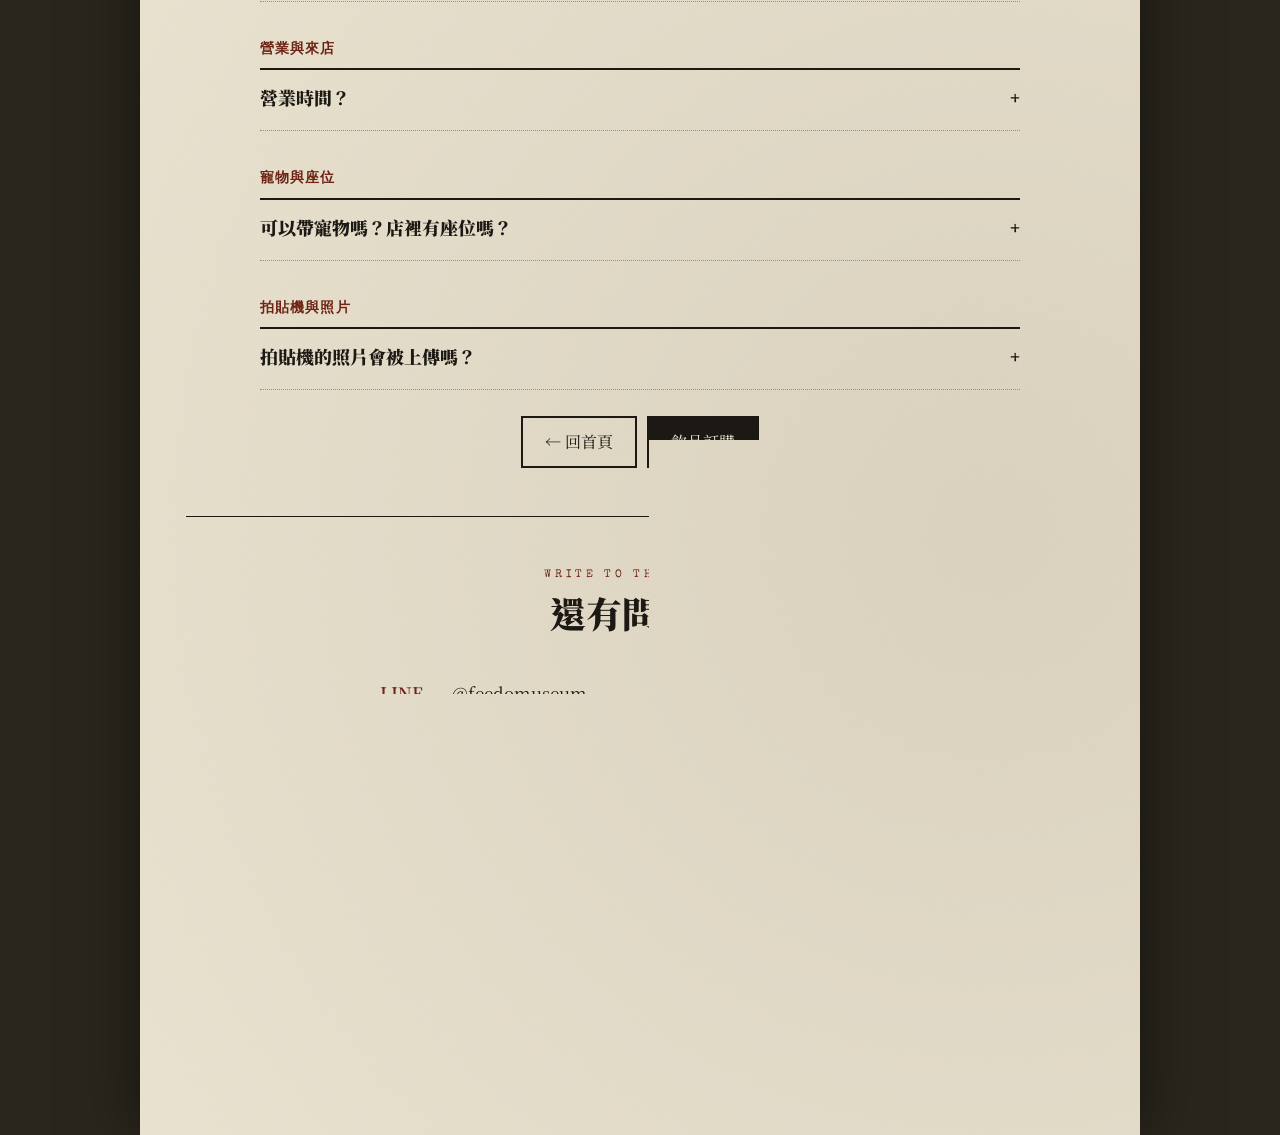
<file: faq.html>
<!DOCTYPE html>
<html lang="zh-Hant">
<head>
<meta charset="UTF-8">
<meta name="viewport" content="width=device-width, initial-scale=1.0">
<title>常見問題｜FEEDO MUSEUM</title>
<meta name="description" content="FEEDO MUSEUM 常見問題：狗狗杯套號碼牌怎麼登記與購買、線上訂購與取茶時間、外送範圍與公司揪團、營業時間、可否帶寵物與線上拍貼機。">
<link rel="canonical" href="https://feedomuseum.com/faq.html">
<meta property="og:type" content="website">
<meta property="og:site_name" content="FEEDO MUSEUM">
<meta property="og:locale" content="zh_TW">
<meta property="og:title" content="常見問題｜FEEDO MUSEUM">
<meta property="og:description" content="杯套號碼牌、訂購取茶、外送團購、營業與來店、寵物與座位、拍貼機，常見問題一次看懂。">
<meta property="og:url" content="https://feedomuseum.com/faq.html">
<meta property="og:image" content="https://feedomuseum.com/images/og.jpg">
<meta property="og:image:width" content="1200">
<meta property="og:image:height" content="630">
<meta name="twitter:card" content="summary_large_image">
<meta name="theme-color" content="#2a261d">
<link rel="icon" type="image/png" href="images/feedo-dog.png">
<link rel="apple-touch-icon" href="images/feedo-dog.png">
<link rel="preconnect" href="https://fonts.googleapis.com">
<link rel="preconnect" href="https://fonts.gstatic.com" crossorigin>
<link href="https://fonts.googleapis.com/css2?family=Playfair+Display:ital,wght@0,400;0,700;0,900;1,400;1,700;1,900&family=Old+Standard+TT:ital,wght@0,400;0,700;1,400&family=Special+Elite&family=Noto+Serif+TC:wght@300;400;600;900&display=swap" rel="stylesheet">
<link rel="stylesheet" href="feedo.css?v=20260920">
</head>
<body>
<a class="skip" href="#main">跳到主要內容</a>

<div class="gazette">

<nav class="nav" aria-label="主選單">
      <a href="/">首頁</a>
      <a href="https://order.feedomuseum.com/">茶單與訂購</a>
      <a href="story.html">品牌故事</a>
      <a href="/#moby">Moby</a>
      <a href="faq.html" aria-current="page">常見問題</a>
      <a href="cooperation.html">商業合作</a>
      <a class="nav-cta" href="https://order.feedomuseum.com/">飲品訂購 &rarr;</a>
    </nav>

<header class="top">
  <div class="wrap">
    <div class="meta-row"><span>台南 · 中西區</span><span>&#9733; Tainan Edition &#9733;</span><span id="today"></span></div>
    <div class="mast-wrap">
      <a class="mast mast-link" href="/">The Feedo Times</a>
      <div class="mast-sub">&mdash; Tea &middot; Craft &middot; Curated Living Since The First Brew &mdash;</div>
      <div class="mast-dog" aria-hidden="true"><img src="images/feedo-dog.png" alt="" width="600" height="699"></div>
    </div>
  </div>
</header>

<main id="main" class="wrap">
  <section class="sec page-head">
    <span class="sec-kicker">The Enquiry Desk · FAQ</span>
    <h1 class="sec-title">常見問題</h1>
    <p class="page-deck">號碼牌、訂購、外送與來店的規則都在這裡。找不到答案，歡迎用 LINE 或電話問我們。</p>
  </section>

  <section class="sec" aria-label="常見問題分類">
    <div class="faq">
      <div class="faq-group">
        <h2>狗狗杯套號碼牌</h2>
        <details>
          <summary>狗狗杯套怎麼買？</summary>
          <div class="ans"><p>杯套不提供現場直接購買。請先到 <a href="https://claim.feedomuseum.com/">狗狗杯套登記</a> 用 LINE 登入取得線上號碼牌，再於登記當日營業時間內憑條碼到店購買。每日限量，額滿為止，剩餘數量以登記頁面為準。</p></div>
        </details>
        <details>
          <summary>每天都會開放登記嗎？</summary>
          <div class="ans"><p>不是每天都有。有新一批杯套時才開放，開放時間與數量會先在 Instagram <a href="https://www.instagram.com/feedomuseum">@feedomuseum</a> 公告。</p></div>
        </details>
        <details>
          <summary>可以幫朋友登記或代購嗎？</summary>
          <div class="ans"><p>可以。到店出示條碼掃描即可，不限本人。</p></div>
        </details>
        <details>
          <summary>登記了但當天沒去，隔天可以買嗎？</summary>
          <div class="ans"><p>不行。條碼只限登記當天營業時間內使用，逾時失效。</p></div>
        </details>
        <details>
          <summary>多久可以再登記一次？</summary>
          <div class="ans"><p>同一個 LINE 帳號登記後 3 日內不能再登記。</p></div>
        </details>
        <details>
          <summary>條碼不見了怎麼辦？</summary>
          <div class="ans"><p><b>登記完成的頁面請務必截圖保存</b>，購買時出示條碼最快。萬一真的沒截到，可以到門市告知登記時填的姓名或手機號碼，由店員協助查詢。</p></div>
        </details>
      </div>

      <div class="faq-group">
        <h2>訂購與取茶</h2>
        <details>
          <summary>可以現場點嗎？一定要預訂嗎？</summary>
          <div class="ans"><p>可以直接到門市現場點。<a href="https://order.feedomuseum.com/">線上預訂</a>適合想先訂好、到店直接取茶的人。</p></div>
        </details>
        <details>
          <summary>線上預訂要多早？</summary>
          <div class="ans"><p>請在取茶或外送的前一天 17:00 前送出。來不及的話，當天可以來電 <a href="tel:+88662208282">06-2208282</a> 訂購。</p></div>
        </details>
        <details>
          <summary>訂了想修改或取消？</summary>
          <div class="ans"><p>請在前一天來電 <a href="tel:+88662208282">06-2208282</a> 或透過 <a href="https://line.me/R/ti/p/@feedomuseum">LINE 官方帳號</a>告知。取茶當天早上 8:00 後，無法取消或修改。</p></div>
        </details>
        <details>
          <summary>奶蓋可以去冰嗎？</summary>
          <div class="ans"><p>不行，奶蓋品項只能選 3 分冰或 5 分冰。加奶蓋 +$30，凍頂烏龍不加奶蓋。</p></div>
        </details>
      </div>

      <div class="faq-group">
        <h2>外送與團購</h2>
        <details>
          <summary>有外送嗎？哪幾天？</summary>
          <div class="ans"><p>有。週一、週三到週五外送，送達時段 11:00–16:00，線上可預約 4 週內的日期。</p></div>
        </details>
        <details>
          <summary>外送範圍與低消？</summary>
          <div class="ans"><p>以門市為起點，依 Google 地圖路線距離計算：</p>
            <div style="overflow-x:auto">
              <table class="tiers-t">
                <thead><tr><th>距離</th><th>滿額</th><th>參考地點</th></tr></thead>
                <tbody>
                  <tr><td>0.5 公里內</td><td>$150</td><td>台南孔廟</td></tr>
                  <tr><td>1 公里內</td><td>$280</td><td>赤崁樓、藍晒圖、五妃街</td></tr>
                  <tr><td>1.5 公里內</td><td>$420</td><td>台南火車站</td></tr>
                  <tr><td>2 公里內</td><td>$550</td><td>台南公園</td></tr>
                  <tr><td>2.5 公里內</td><td>$700</td><td></td></tr>
                  <tr><td>3 公里內</td><td>$850</td><td></td></tr>
                </tbody>
              </table>
            </div>
            <p>3 公里以外請先私訊 LINE 或來電詢問。</p></div>
        </details>
        <details>
          <summary>怎麼付款？</summary>
          <div class="ans"><p>門市只收現金，沒有 LINE Pay 與刷卡。外送可付現金或轉帳，店家確認訂單後會與你聯繫。</p></div>
        </details>
        <details>
          <summary>公司要訂很多杯，怎麼揪團？</summary>
          <div class="ans"><p>到 <a href="https://order.feedomuseum.com/">線上點單</a> 按「公司揪團」，把連結分享到公司群組，同事各自用手機點。截止後由發起人填好預訂資料，一次送出。</p></div>
        </details>
        <details>
          <summary>可以開發票或統編嗎？</summary>
          <div class="ans"><p>本店不開立發票，可以開立有統一編號的收據，訂購時請告知統編。</p></div>
        </details>
      </div>

      <div class="faq-group">
        <h2>營業與來店</h2>
        <details>
          <summary>營業時間？</summary>
          <div class="ans"><p>11:00–18:00，每週二公休。臨時異動以 Instagram 公告為準。</p></div>
        </details>
      </div>

      <div class="faq-group">
        <h2>寵物與座位</h2>
        <details>
          <summary>可以帶寵物嗎？店裡有座位嗎？</summary>
          <div class="ans"><p>歡迎帶寵物來。店內沒有座位，以外帶為主。</p></div>
        </details>
      </div>

      <div class="faq-group">
        <h2>拍貼機與照片</h2>
        <details>
          <summary>拍貼機的照片會被上傳嗎？</summary>
          <div class="ans"><p>不會。照片只存在你的手機裡，網站只記錄使用了哪一款模板。</p></div>
        </details>
      </div>
    </div>
    <div class="btns center">
      <a class="btn" href="/">&larr; 回首頁</a>
      <a class="btn pri" href="https://order.feedomuseum.com/">飲品訂購</a>
    </div>
  </section>

  <section class="sec" aria-labelledby="ask-title">
    <span class="sec-kicker">Write To The Editor</span>
    <h2 id="ask-title" class="sec-title">還有問題？</h2>
    <div class="ask">
      <div class="vrow"><span class="vk">LINE</span><span><a href="https://line.me/R/ti/p/@feedomuseum">@feedomuseum</a></span></div>
      <div class="vrow"><span class="vk">電話</span><span><a href="tel:+88662208282">06-2208282</a></span></div>
      <div class="vrow"><span class="vk">營業</span><span>11:00 – 18:00（週二公休）</span></div>
    </div>
  </section>
</main>

<footer class="foot wrap">
  <nav class="foot-links" aria-label="FEEDO 網站">
    <a href="https://order.feedomuseum.com/">飲品訂購</a>
    <a href="story.html">品牌故事</a>
    <a href="cooperation.html">商業合作</a>
    <a href="https://claim.feedomuseum.com/">杯套號碼牌</a>
    <a href="https://shop.feedomuseum.com/">限量商店</a>
    <a href="https://photobooth.feedomuseum.com/">拍貼機</a>
    <a href="https://www.instagram.com/feedomuseum">Instagram</a>
    <a href="privacy.html">隱私權說明</a>
  </nav>
  <p class="foot-warn"><b>防詐提醒</b>　FEEDO 不會來電要求您操作 ATM 或提供銀行帳號。接到可疑來電請直接掛斷，可撥 165 反詐騙專線查證。官方網址只有 feedomuseum.com。</p>
  <p>&copy; <span id="yr">2026</span> FEEDO MUSEUM</p>
</footer>

<div class="colophon">&#9733; Printed With Pride At The Feedo Press &middot; West Central District, Tainan &middot; Every Tea Leaf Remembers The Heat &#9733;</div>
</div><!-- /.gazette -->

<script src="feedo.js?v=20260919"></script>
</body>
</html>
</file>
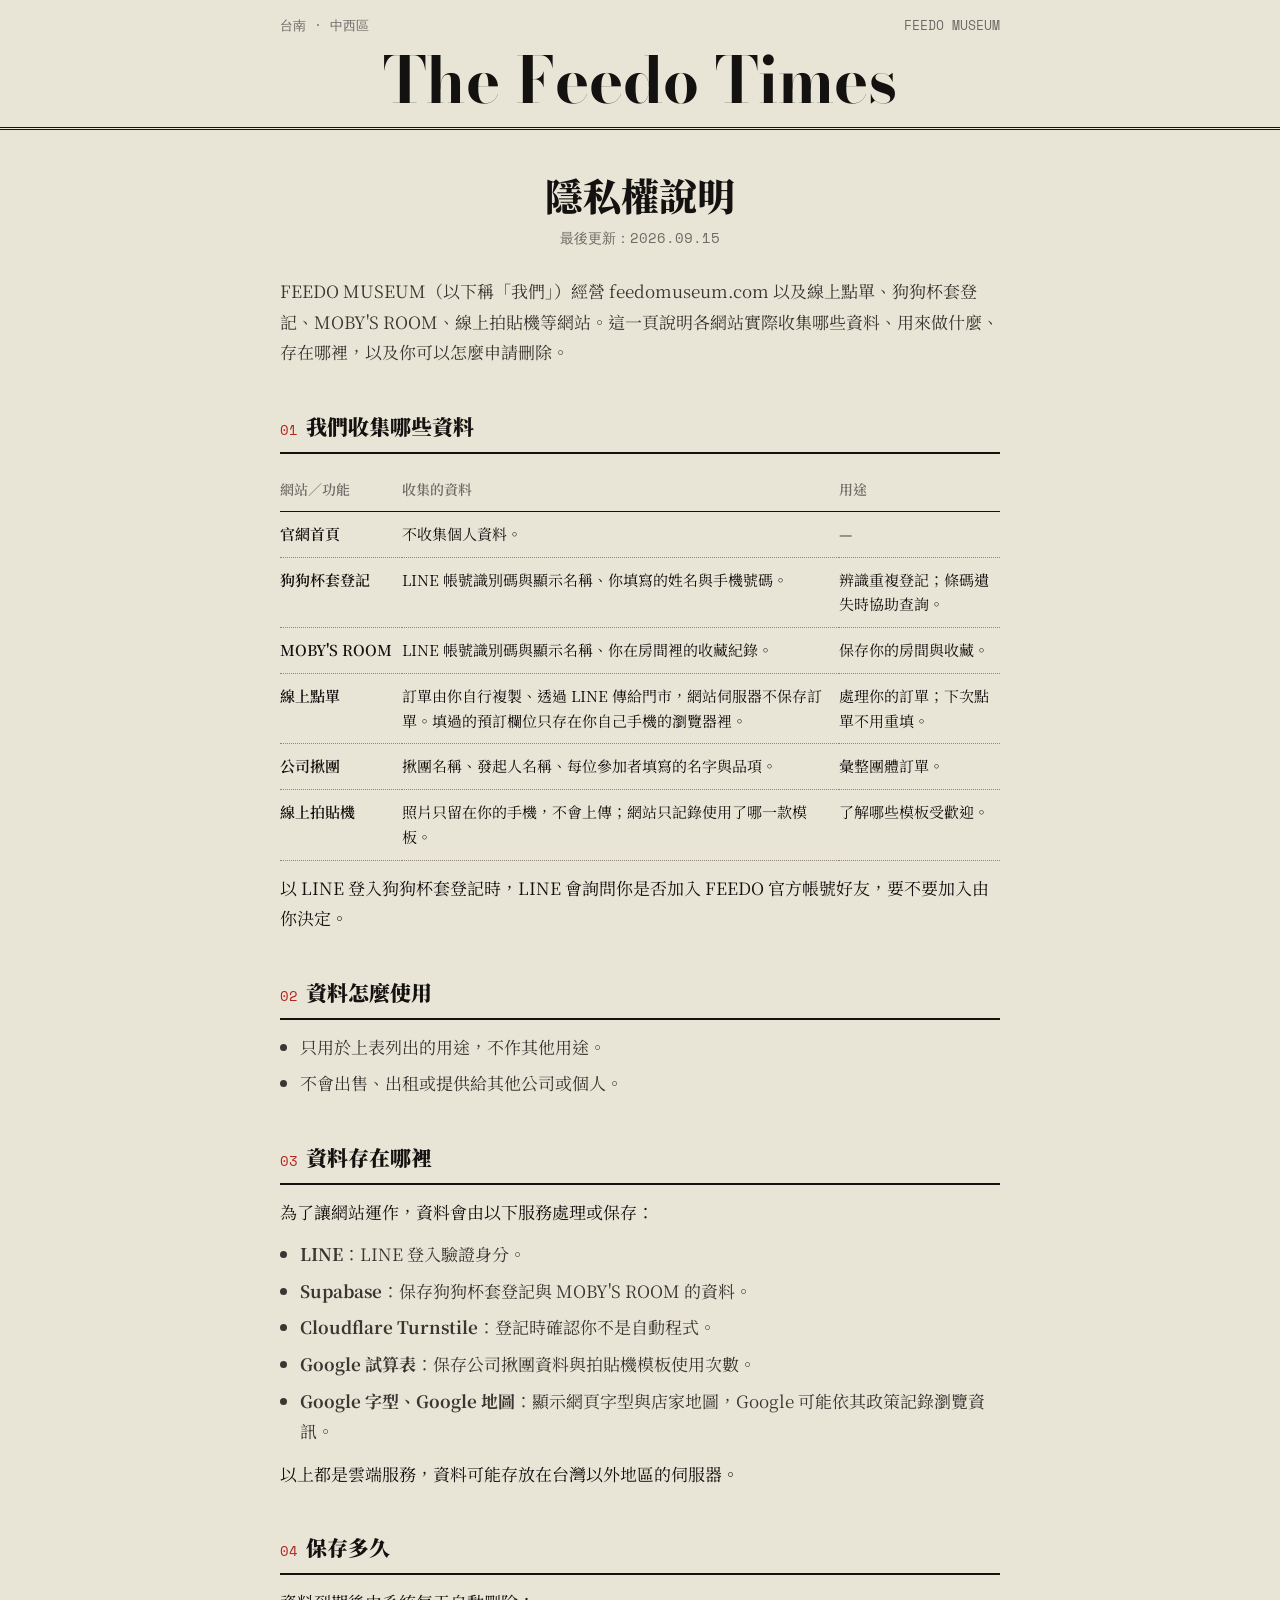
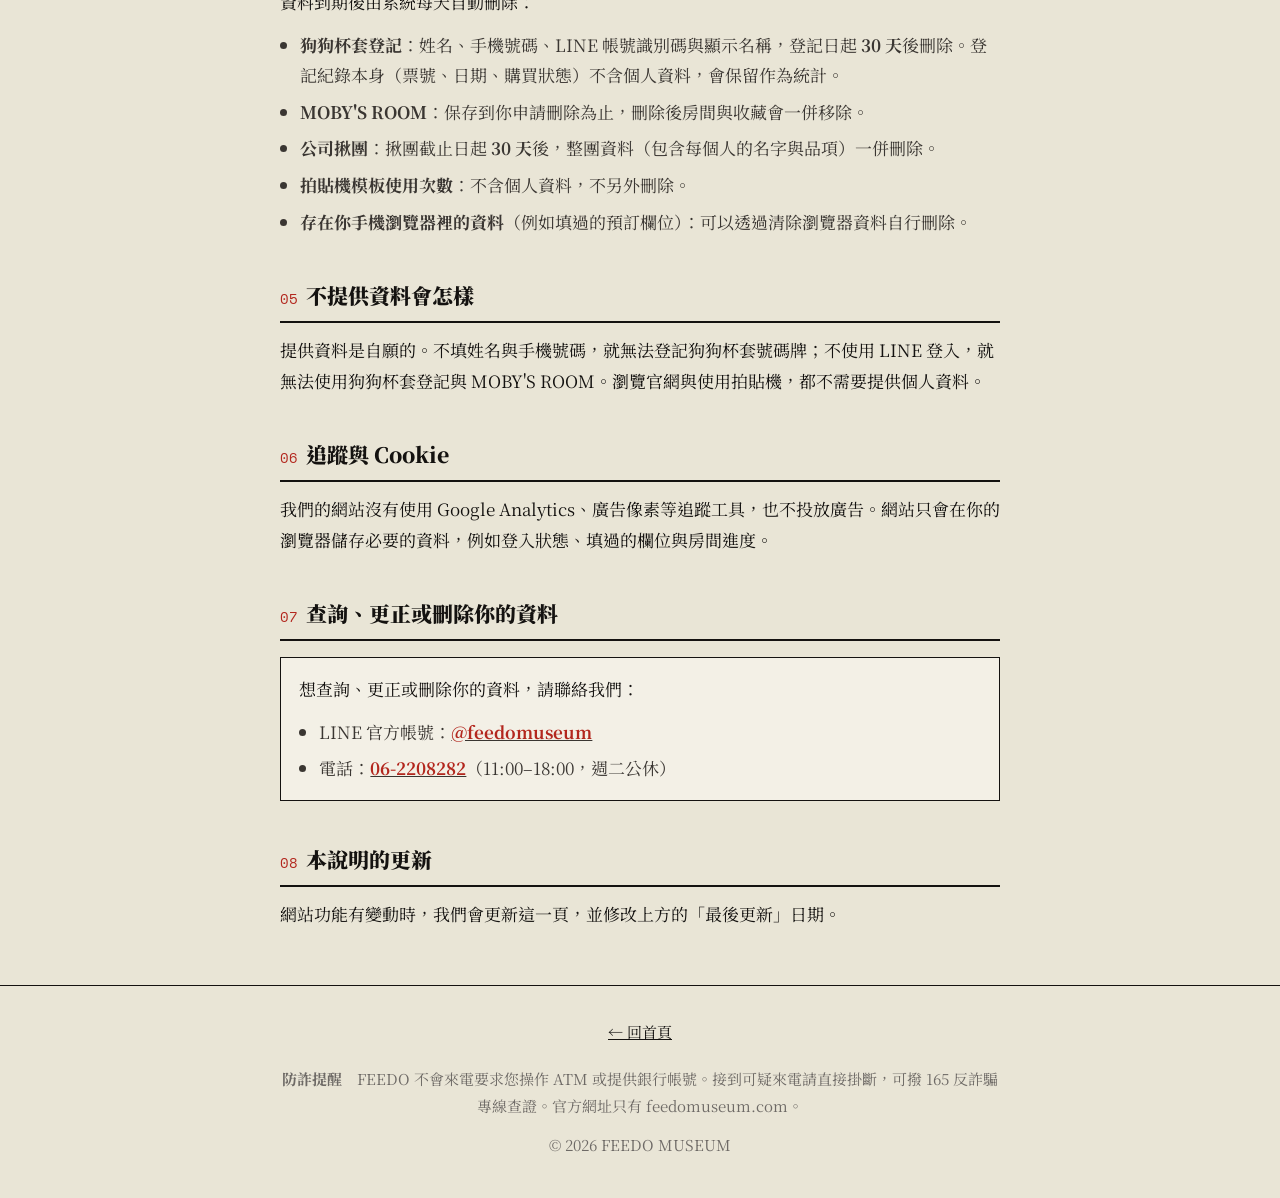
<file: privacy.html>
<!DOCTYPE html>
<html lang="zh-Hant">
<head>
<meta charset="UTF-8">
<meta name="viewport" content="width=device-width, initial-scale=1.0">
<title>隱私權說明｜FEEDO MUSEUM</title>
<meta name="description" content="FEEDO MUSEUM 各網站收集哪些資料、如何使用與保存，以及如何申請刪除。">
<link rel="canonical" href="https://feedomuseum.com/privacy.html">
<meta name="theme-color" content="#E9E5D6">
<link rel="icon" type="image/png" href="images/feedo-dog.png">
<link rel="preconnect" href="https://fonts.googleapis.com">
<link rel="preconnect" href="https://fonts.gstatic.com" crossorigin>
<link href="https://fonts.googleapis.com/css2?family=Bodoni+Moda:opsz,wght@6..96,700&family=Space+Mono:wght@400;700&family=Noto+Serif+TC:wght@400;600;900&display=swap" rel="stylesheet">
<style>
  :root{
    --paper:#E9E5D6; --paper-2:#F3F0E6; --ink:#141210; --ink-2:#3A3632; --mute:#6E6A66; --stamp:#B3271E; --rule:#141210;
    --display:'Bodoni Moda',Didot,'Times New Roman',serif;
    --data:'Space Mono','Courier New',monospace;
    --body:'Noto Serif TC','Songti TC','PMingLiU',serif;
  }
  *{box-sizing:border-box;margin:0;padding:0;}
  body{background:var(--paper);color:var(--ink);font-family:var(--body);font-size:17px;line-height:1.8;-webkit-font-smoothing:antialiased;}
  a{color:inherit;}
  .wrap{max-width:760px;margin:0 auto;padding-inline:20px;}
  .top{border-bottom:3px double var(--rule);padding-block:14px 12px;}
  .meta-row{display:flex;justify-content:space-between;gap:12px;font-family:var(--data);font-size:13px;color:var(--mute);}
  .mast{display:block;font-family:var(--display);font-weight:700;font-size:clamp(34px,8vw,64px);line-height:1.05;text-align:center;text-decoration:none;margin-top:10px;}
  main{padding-block:40px 56px;}
  h1{font-weight:900;font-size:clamp(28px,5vw,38px);line-height:1.3;text-align:center;}
  .updated{text-align:center;font-family:var(--data);font-size:14px;color:var(--mute);margin-top:6px;}
  .intro{margin-top:26px;color:var(--ink-2);}
  h2{font-weight:900;font-size:21px;margin-top:40px;padding-bottom:6px;border-bottom:2px solid var(--ink);}
  h2 small{font-family:var(--data);font-weight:400;font-size:14px;color:var(--stamp);margin-right:8px;}
  p,ul{margin-top:12px;}
  ul{padding-left:1.2em;color:var(--ink-2);}
  li+li{margin-top:6px;}
  .table{overflow-x:auto;margin-top:14px;}
  table{width:100%;min-width:560px;border-collapse:collapse;font-size:15px;line-height:1.65;}
  th,td{text-align:left;vertical-align:top;padding:10px 10px 10px 0;border-bottom:1px dotted #8B857C;}
  th{font-weight:600;font-size:14px;color:var(--mute);border-bottom:1px solid var(--ink);}
  td:first-child{font-weight:600;white-space:nowrap;}
  /* 手機：每個網站一張卡片，不用左右滑 */
  @media(max-width:600px){
    table{min-width:0;}
    thead{display:none;}
    tr{display:block;padding:12px 0;border-bottom:1px dotted #8B857C;}
    td{display:block;padding:2px 0;border:none;}
    td:first-child{font-size:16px;margin-bottom:2px;}
    td:nth-child(2)::before{content:"收集：";color:var(--mute);}
    td:nth-child(3)::before{content:"用途：";color:var(--mute);}
  }
  .box{margin-top:16px;border:1.5px solid var(--ink);background:var(--paper-2);padding:16px 18px;}
  .box b{color:var(--stamp);}
  .foot{border-top:1px solid var(--rule);padding-block:24px 40px;text-align:center;font-size:15px;color:var(--mute);}
  .foot a{display:inline-block;color:var(--ink);padding:8px 6px;}
</style>
</head>
<body>

<header class="top">
  <div class="wrap">
    <div class="meta-row"><span>台南 · 中西區</span><span>FEEDO MUSEUM</span></div>
    <a class="mast" href="./">The Feedo Times</a>
  </div>
</header>

<main class="wrap">
  <h1>隱私權說明</h1>
  <p class="updated">最後更新：2026.09.15</p>

  <p class="intro">FEEDO MUSEUM（以下稱「我們」）經營 feedomuseum.com 以及線上點單、狗狗杯套登記、MOBY'S ROOM、線上拍貼機等網站。這一頁說明各網站實際收集哪些資料、用來做什麼、存在哪裡，以及你可以怎麼申請刪除。</p>

  <h2><small>01</small>我們收集哪些資料</h2>
  <div class="table">
    <table>
      <thead><tr><th>網站／功能</th><th>收集的資料</th><th>用途</th></tr></thead>
      <tbody>
        <tr><td>官網首頁</td><td>不收集個人資料。</td><td>—</td></tr>
        <tr><td>狗狗杯套登記</td><td>LINE 帳號識別碼與顯示名稱、你填寫的姓名與手機號碼。</td><td>辨識重複登記；條碼遺失時協助查詢。</td></tr>
        <tr><td>MOBY'S ROOM</td><td>LINE 帳號識別碼與顯示名稱、你在房間裡的收藏紀錄。</td><td>保存你的房間與收藏。</td></tr>
        <tr><td>線上點單</td><td>訂單由你自行複製、透過 LINE 傳給門市，網站伺服器不保存訂單。填過的預訂欄位只存在你自己手機的瀏覽器裡。</td><td>處理你的訂單；下次點單不用重填。</td></tr>
        <tr><td>公司揪團</td><td>揪團名稱、發起人名稱、每位參加者填寫的名字與品項。</td><td>彙整團體訂單。</td></tr>
        <tr><td>線上拍貼機</td><td>照片只留在你的手機，不會上傳；網站只記錄使用了哪一款模板。</td><td>了解哪些模板受歡迎。</td></tr>
      </tbody>
    </table>
  </div>
  <p>以 LINE 登入狗狗杯套登記時，LINE 會詢問你是否加入 FEEDO 官方帳號好友，要不要加入由你決定。</p>

  <h2><small>02</small>資料怎麼使用</h2>
  <ul>
    <li>只用於上表列出的用途，不作其他用途。</li>
    <li>不會出售、出租或提供給其他公司或個人。</li>
  </ul>

  <h2><small>03</small>資料存在哪裡</h2>
  <p>為了讓網站運作，資料會由以下服務處理或保存：</p>
  <ul>
    <li><b>LINE</b>：LINE 登入驗證身分。</li>
    <li><b>Supabase</b>：保存狗狗杯套登記與 MOBY'S ROOM 的資料。</li>
    <li><b>Cloudflare Turnstile</b>：登記時確認你不是自動程式。</li>
    <li><b>Google 試算表</b>：保存公司揪團資料與拍貼機模板使用次數。</li>
    <li><b>Google 字型、Google 地圖</b>：顯示網頁字型與店家地圖，Google 可能依其政策記錄瀏覽資訊。</li>
  </ul>
  <p>以上都是雲端服務，資料可能存放在台灣以外地區的伺服器。</p>

  <h2><small>04</small>保存多久</h2>
  <p>資料到期後由系統每天自動刪除：</p>
  <ul>
    <li><b>狗狗杯套登記</b>：姓名、手機號碼、LINE 帳號識別碼與顯示名稱，登記日起 <b>30 天</b>後刪除。登記紀錄本身（票號、日期、購買狀態）不含個人資料，會保留作為統計。</li>
    <li><b>MOBY'S ROOM</b>：保存到你申請刪除為止，刪除後房間與收藏會一併移除。</li>
    <li><b>公司揪團</b>：揪團截止日起 <b>30 天</b>後，整團資料（包含每個人的名字與品項）一併刪除。</li>
    <li><b>拍貼機模板使用次數</b>：不含個人資料，不另外刪除。</li>
    <li><b>存在你手機瀏覽器裡的資料</b>（例如填過的預訂欄位）：可以透過清除瀏覽器資料自行刪除。</li>
  </ul>

  <h2><small>05</small>不提供資料會怎樣</h2>
  <p>提供資料是自願的。不填姓名與手機號碼，就無法登記狗狗杯套號碼牌；不使用 LINE 登入，就無法使用狗狗杯套登記與 MOBY'S ROOM。瀏覽官網與使用拍貼機，都不需要提供個人資料。</p>

  <h2><small>06</small>追蹤與 Cookie</h2>
  <p>我們的網站沒有使用 Google Analytics、廣告像素等追蹤工具，也不投放廣告。網站只會在你的瀏覽器儲存必要的資料，例如登入狀態、填過的欄位與房間進度。</p>

  <h2><small>07</small>查詢、更正或刪除你的資料</h2>
  <div class="box">
    <p style="margin-top:0">想查詢、更正或刪除你的資料，請聯絡我們：</p>
    <ul>
      <li>LINE 官方帳號：<a href="https://line.me/R/ti/p/@feedomuseum"><b>@feedomuseum</b></a></li>
      <li>電話：<a href="tel:+88662208282"><b>06-2208282</b></a>（11:00–18:00，週二公休）</li>
    </ul>
  </div>

  <h2><small>08</small>本說明的更新</h2>
  <p>網站功能有變動時，我們會更新這一頁，並修改上方的「最後更新」日期。</p>
</main>

<footer class="foot">
  <div class="wrap">
    <a href="./">&larr; 回首頁</a>
    <p class="foot-warn"><b>防詐提醒</b>　FEEDO 不會來電要求您操作 ATM 或提供銀行帳號。接到可疑來電請直接掛斷，可撥 165 反詐騙專線查證。官方網址只有 feedomuseum.com。</p>
    <p>&copy; 2026 FEEDO MUSEUM</p>
  </div>
</footer>

</body>
</html>
</file>
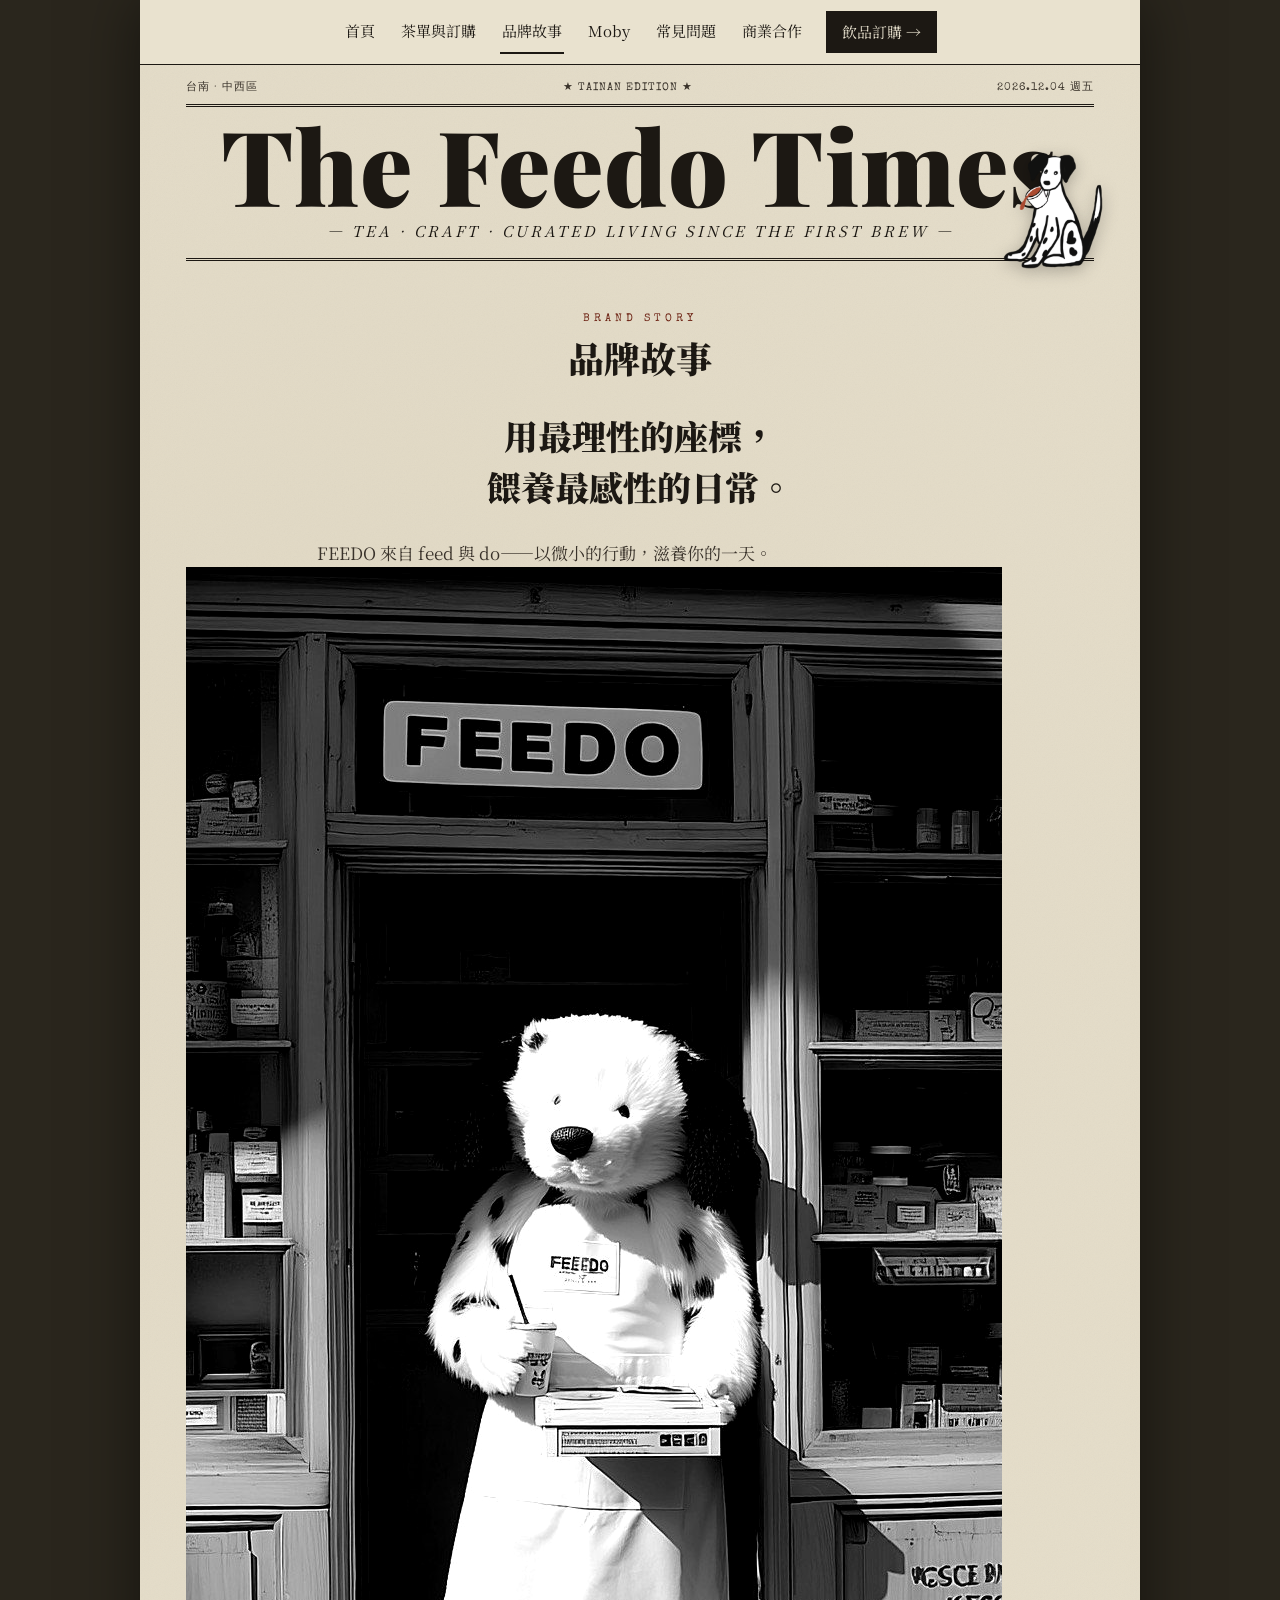
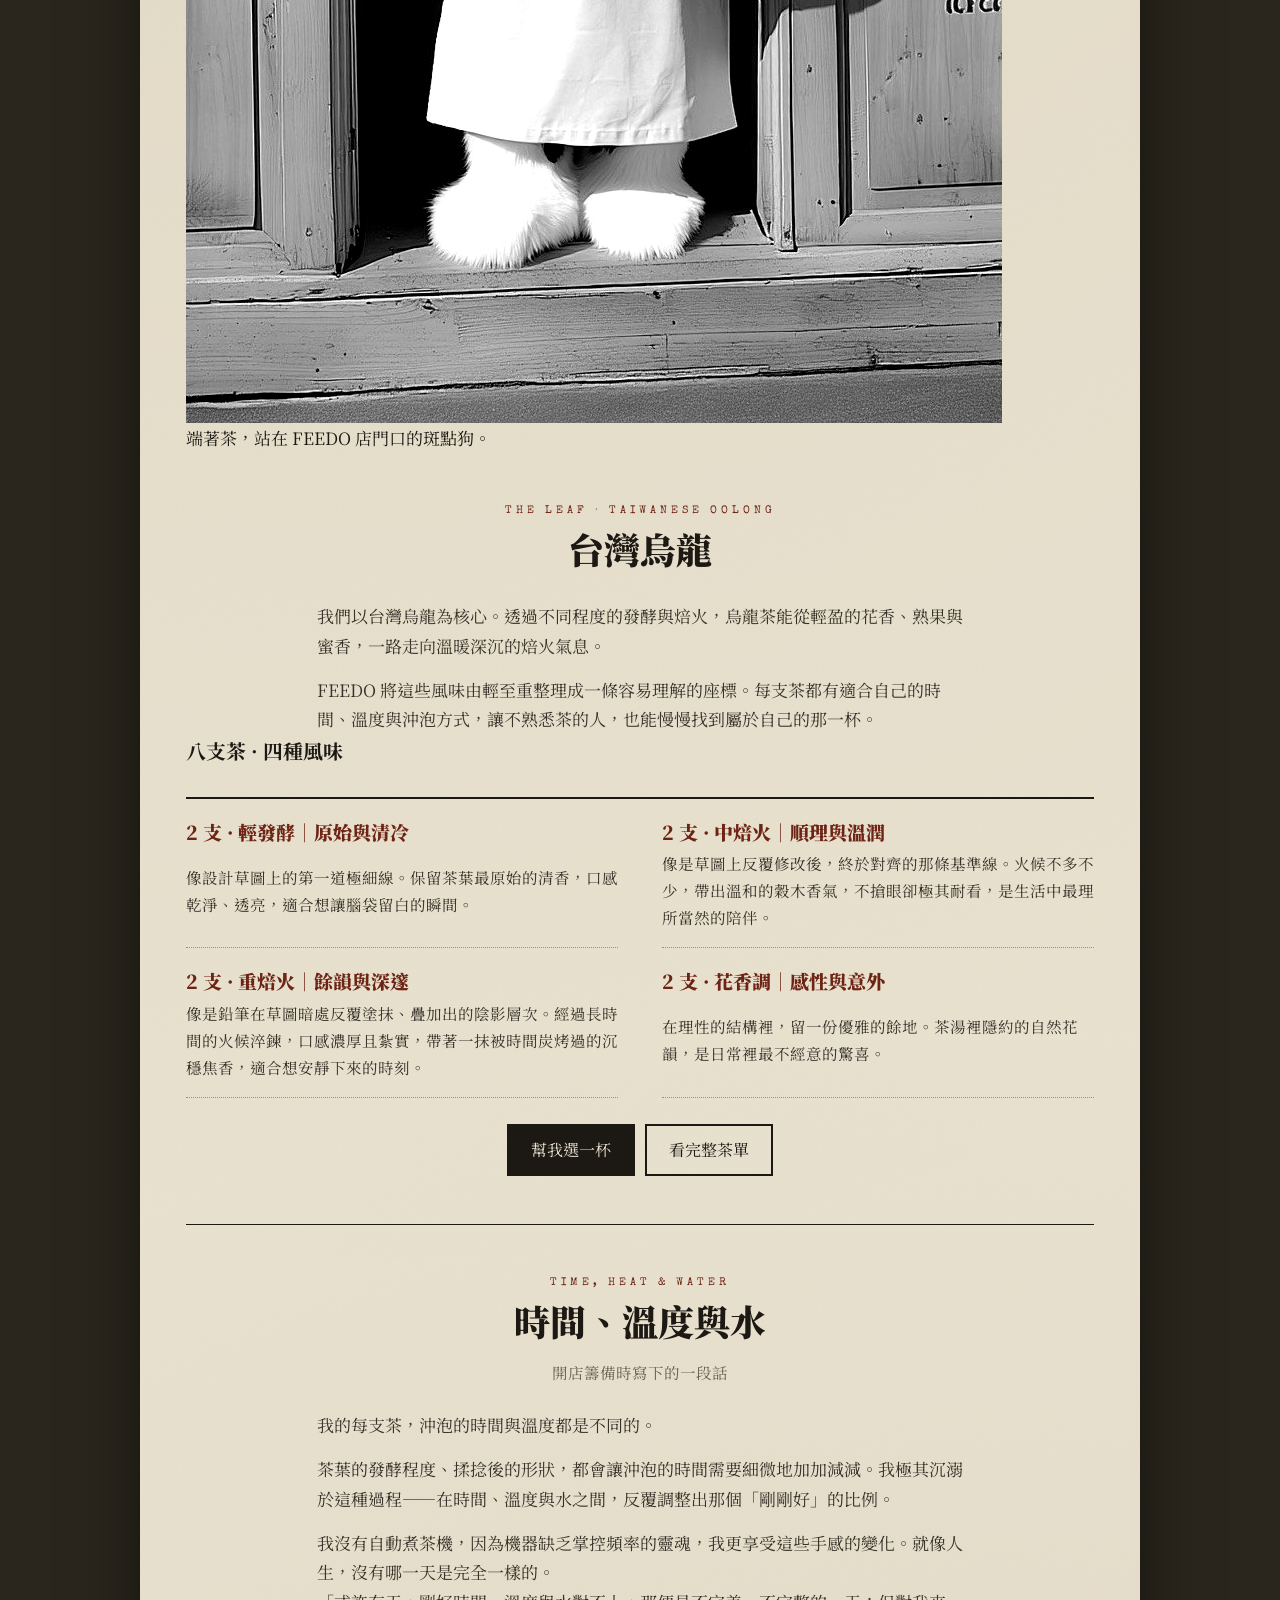
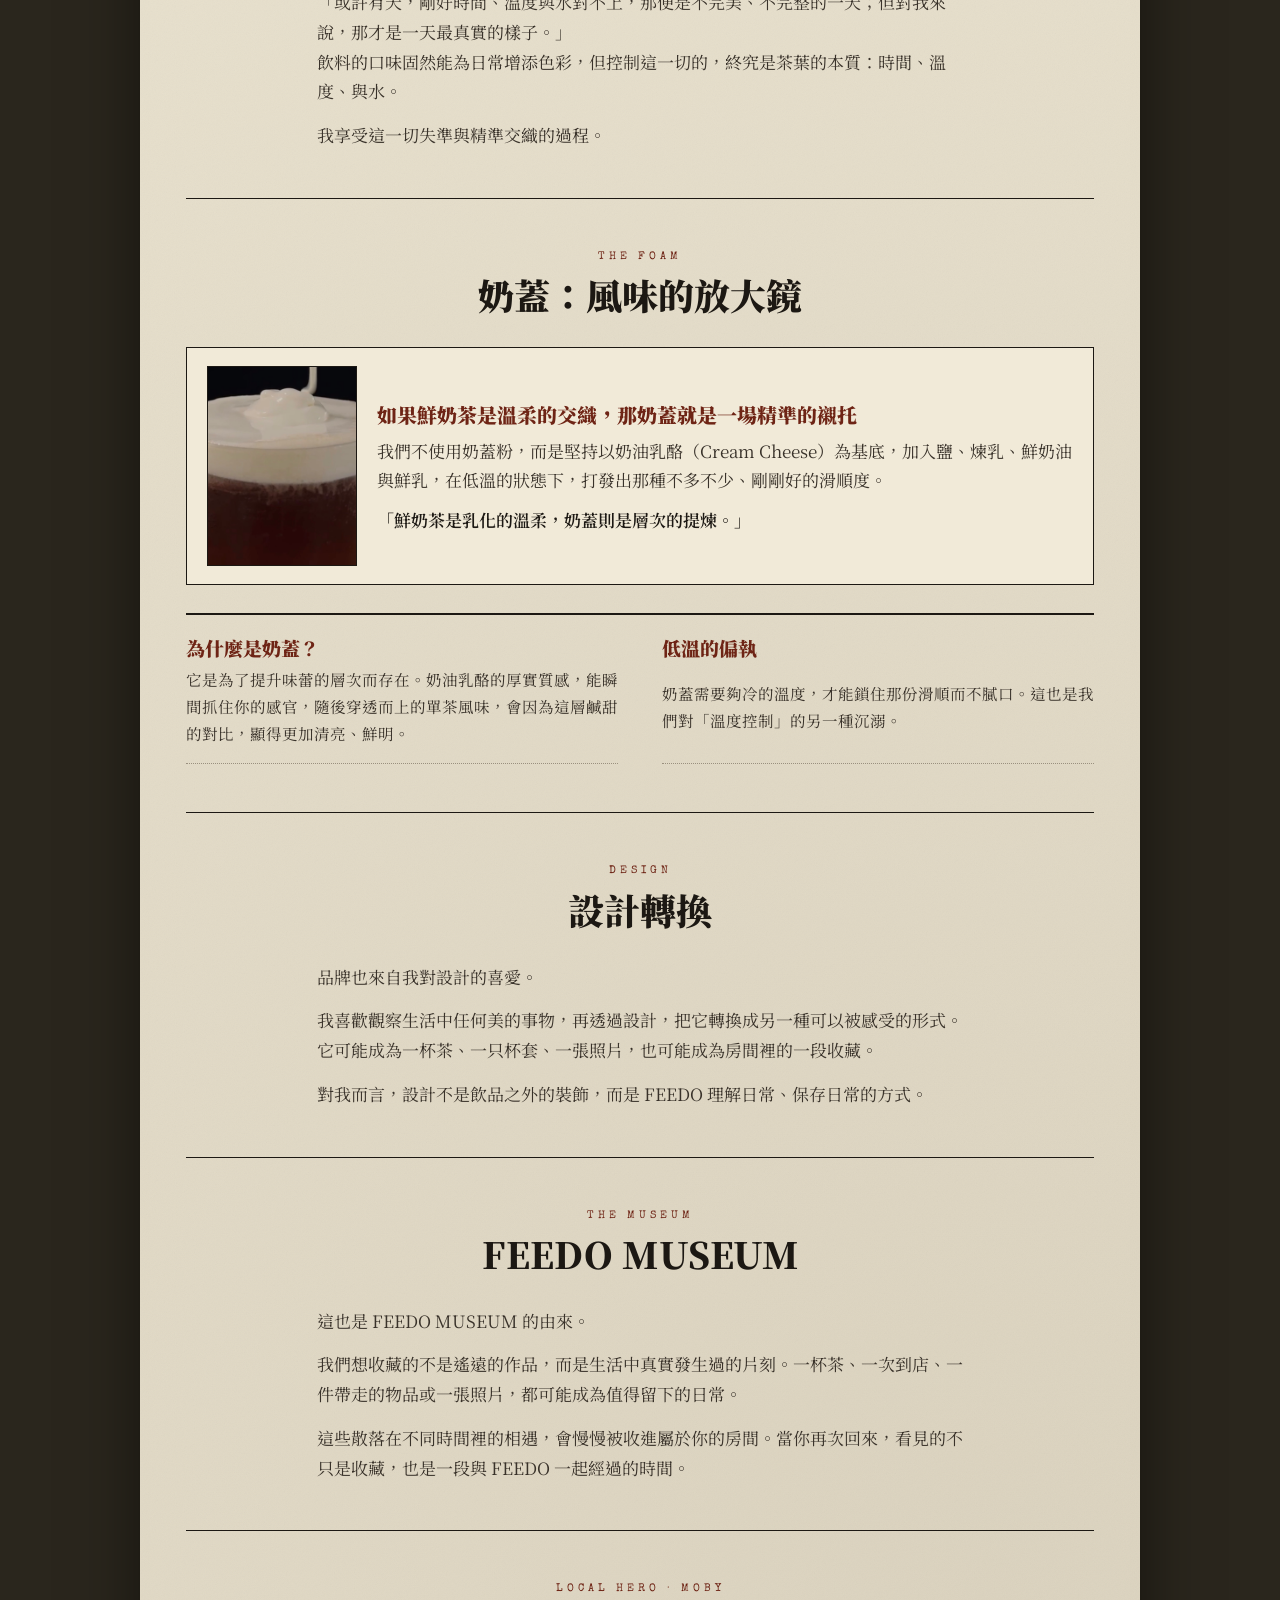
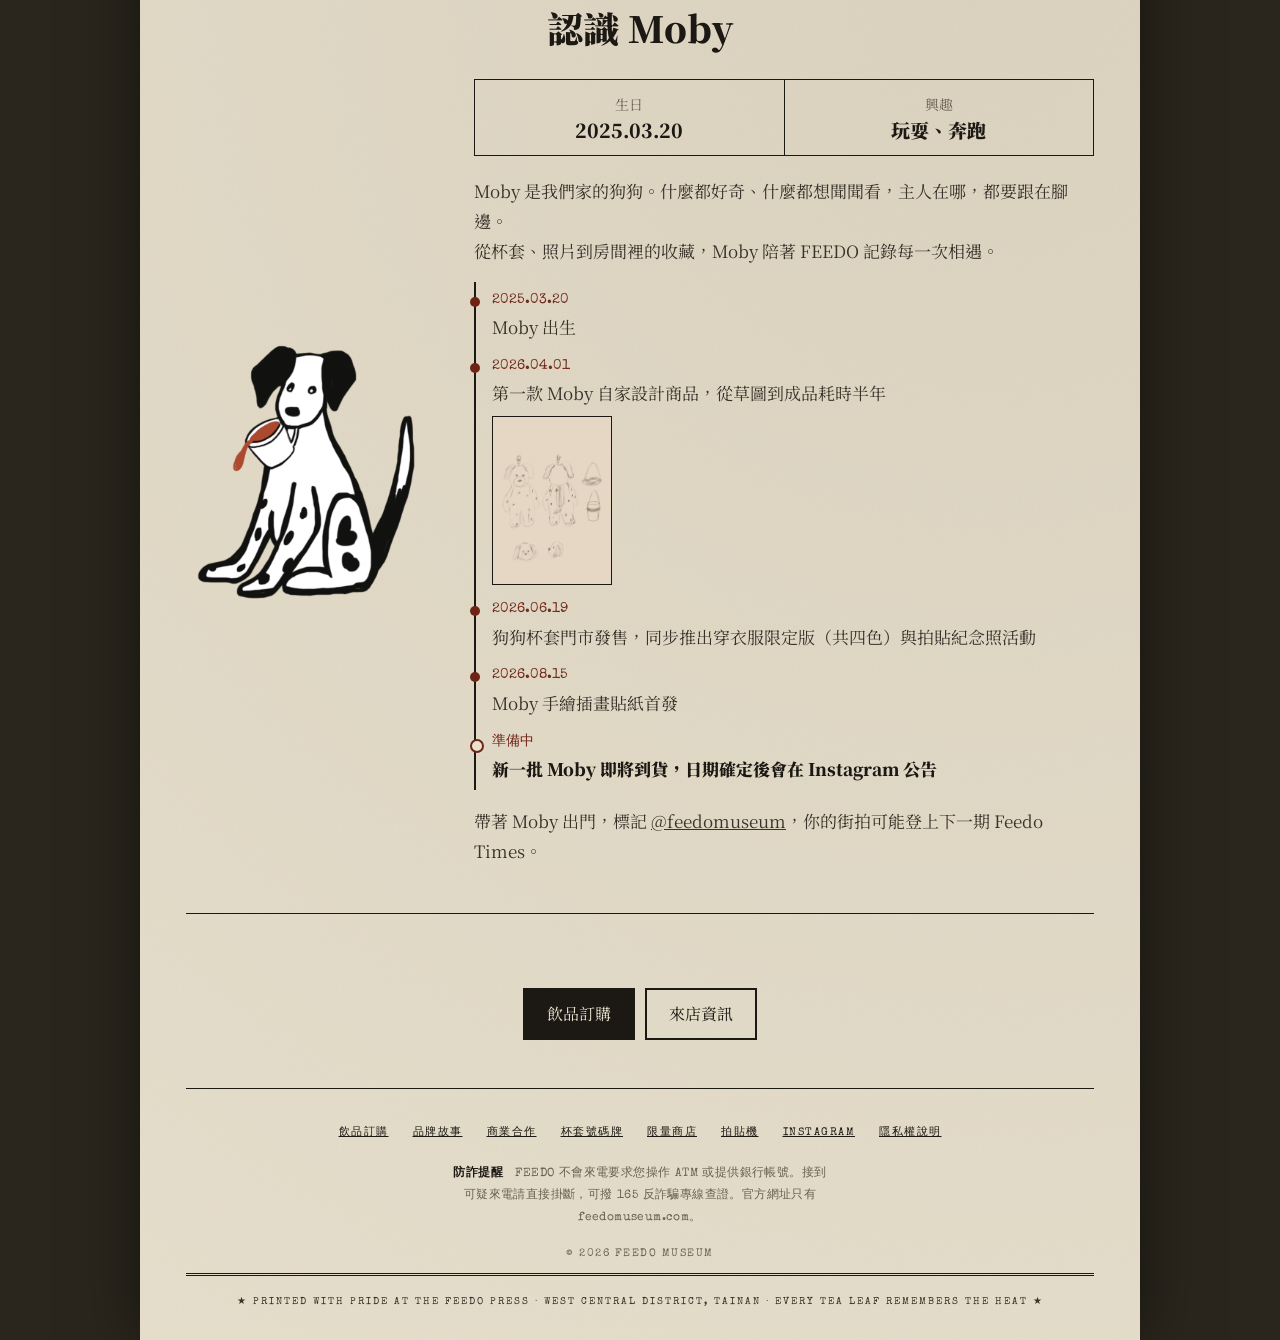
<file: story.html>
<!DOCTYPE html>
<html lang="zh-Hant">
<head>
<meta charset="UTF-8">
<meta name="viewport" content="width=device-width, initial-scale=1.0">
<title>品牌故事｜FEEDO MUSEUM</title>
<meta name="description" content="FEEDO 的品牌故事：feed 與 do 的名稱由來、為什麼以台灣烏龍為核心、由輕至重的風味座標、時間溫度與水的沖泡理念、設計轉換與 FEEDO MUSEUM，以及 Moby 的故事與時間軸。">
<link rel="canonical" href="https://feedomuseum.com/story.html">
<meta property="og:type" content="article">
<meta property="og:site_name" content="FEEDO MUSEUM">
<meta property="og:locale" content="zh_TW">
<meta property="og:title" content="品牌故事｜FEEDO MUSEUM">
<meta property="og:description" content="以台灣烏龍為核心，用設計收藏日常。FEEDO 的名稱由來、風味座標、沖泡理念，以及 Moby 的故事。">
<meta property="og:url" content="https://feedomuseum.com/story.html">
<meta property="og:image" content="https://feedomuseum.com/images/og.jpg">
<meta property="og:image:width" content="1200">
<meta property="og:image:height" content="630">
<meta name="twitter:card" content="summary_large_image">
<meta name="theme-color" content="#2a261d">
<link rel="icon" type="image/png" href="images/feedo-dog.png">
<link rel="apple-touch-icon" href="images/feedo-dog.png">
<link rel="preconnect" href="https://fonts.googleapis.com">
<link rel="preconnect" href="https://fonts.gstatic.com" crossorigin>
<link href="https://fonts.googleapis.com/css2?family=Playfair+Display:ital,wght@0,400;0,700;0,900;1,400;1,700;1,900&family=Old+Standard+TT:ital,wght@0,400;0,700;1,400&family=Special+Elite&family=Noto+Serif+TC:wght@300;400;600;900&display=swap" rel="stylesheet">
<link rel="stylesheet" href="feedo.css?v=20260920">
</head>
<body>
<a class="skip" href="#main">跳到主要內容</a>

<div class="gazette">

<nav class="nav" aria-label="主選單">
      <a href="/">首頁</a>
      <a href="https://order.feedomuseum.com/">茶單與訂購</a>
      <a href="story.html" aria-current="page">品牌故事</a>
      <a href="#moby">Moby</a>
      <a href="faq.html">常見問題</a>
      <a href="cooperation.html">商業合作</a>
      <a class="nav-cta" href="https://order.feedomuseum.com/">飲品訂購 &rarr;</a>
    </nav>

<header class="top">
  <div class="wrap">
    <div class="meta-row"><span>台南 · 中西區</span><span>&#9733; Tainan Edition &#9733;</span><span id="today"></span></div>
    <div class="mast-wrap">
      <a class="mast mast-link" href="/">The Feedo Times</a>
      <div class="mast-sub">&mdash; Tea &middot; Craft &middot; Curated Living Since The First Brew &mdash;</div>
      <div class="mast-dog" aria-hidden="true"><img src="images/feedo-dog.png" alt="" width="600" height="699"></div>
    </div>
  </div>
</header>

<main id="main" class="wrap">

  <!-- 頭版：品牌故事 -->
  <section class="sec page-head" aria-labelledby="story-title">
    <span class="sec-kicker">Brand Story</span>
    <h1 id="story-title" class="sec-title">品牌故事</h1>
    <blockquote class="motto">用最理性的座標，<br>餵養最感性的日常。</blockquote>
    <div class="column">
      <p>FEEDO 來自 feed 與 do——以微小的行動，滋養你的一天。</p>
    </div>
    <figure class="story-fig">
      <img class="photo" src="images/hero-mascot.jpg" alt="FEEDO 的斑點狗端著茶站在店門口" width="816" height="1456" loading="lazy">
      <figcaption>端著茶，站在 FEEDO 店門口的斑點狗。</figcaption>
    </figure>
  </section>

  <!-- 台灣烏龍 -->
  <section id="oolong" class="sec" aria-labelledby="oolong-title">
    <span class="sec-kicker">The Leaf · Taiwanese Oolong</span>
    <h2 id="oolong-title" class="sec-title">台灣烏龍</h2>
    <div class="column">
      <p>我們以台灣烏龍為核心。透過不同程度的發酵與焙火，烏龍茶能從輕盈的花香、熟果與蜜香，一路走向溫暖深沉的焙火氣息。</p>
      <p>FEEDO 將這些風味由輕至重整理成一條容易理解的座標。每支茶都有適合自己的時間、溫度與沖泡方式，讓不熟悉茶的人，也能慢慢找到屬於自己的那一杯。</p>
    </div>
    <h3 class="sub-title">八支茶 · 四種風味</h3>
    <div class="philo">
      <article class="tea"><h3>2 支 · 輕發酵｜原始與清冷</h3><p>像設計草圖上的第一道極細線。保留茶葉最原始的清香，口感乾淨、透亮，適合想讓腦袋留白的瞬間。</p></article>
      <article class="tea"><h3>2 支 · 中焙火｜順理與溫潤</h3><p>像是草圖上反覆修改後，終於對齊的那條基準線。火候不多不少，帶出溫和的穀木香氣，不搶眼卻極其耐看，是生活中最理所當然的陪伴。</p></article>
      <article class="tea"><h3>2 支 · 重焙火｜餘韻與深邃</h3><p>像是鉛筆在草圖暗處反覆塗抹、疊加出的陰影層次。經過長時間的火候淬鍊，口感濃厚且紮實，帶著一抹被時間炭烤過的沉穩焦香，適合想安靜下來的時刻。</p></article>
      <article class="tea"><h3>2 支 · 花香調｜感性與意外</h3><p>在理性的結構裡，留一份優雅的餘地。茶湯裡隱約的自然花韻，是日常裡最不經意的驚喜。</p></article>
    </div>
    <div class="btns center">
      <a class="btn pri" href="https://order.feedomuseum.com/story.html#finder">幫我選一杯</a>
      <a class="btn" href="https://order.feedomuseum.com/">看完整茶單</a>
    </div>
  </section>

  <!-- 時間、溫度與水 -->
  <section id="manifesto" class="sec" aria-labelledby="manifesto-title">
    <span class="sec-kicker">Time, Heat &amp; Water</span>
    <h2 id="manifesto-title" class="sec-title">時間、溫度與水</h2>
    <p class="sec-deck">開店籌備時寫下的一段話</p>
    <div class="column">
      <p>我的每支茶，沖泡的時間與溫度都是不同的。</p>
      <p>茶葉的發酵程度、揉捻後的形狀，都會讓沖泡的時間需要細微地加加減減。我極其沉溺於這種過程——在時間、溫度與水之間，反覆調整出那個「剛剛好」的比例。</p>
      <p>我沒有自動煮茶機，因為機器缺乏掌控頻率的靈魂，我更享受這些手感的變化。就像人生，沒有哪一天是完全一樣的。</p>
      <blockquote class="pull">「或許有天，剛好時間、溫度與水對不上，那便是不完美、不完整的一天；但對我來說，那才是一天最真實的樣子。」</blockquote>
      <p>飲料的口味固然能為日常增添色彩，但控制這一切的，終究是茶葉的本質：時間、溫度、與水。</p>
      <p>我享受這一切失準與精準交織的過程。</p>
    </div>
  </section>

  <!-- 招牌奶蓋 -->
  <section id="foam" class="sec" aria-labelledby="foam-title">
    <span class="sec-kicker">The Foam</span>
    <h2 id="foam-title" class="sec-title">奶蓋：風味的放大鏡</h2>
    <div class="feature has-img">
      <img class="feature-img" src="images/foam-pour.jpg" alt="奶蓋緩緩倒在茶上，分出奶蓋與茶的層次" width="728" height="900" loading="lazy">
      <div>
        <h3>如果鮮奶茶是溫柔的交織，那奶蓋就是一場精準的襯托</h3>
        <p>我們不使用奶蓋粉，而是堅持以奶油乳酪（Cream Cheese）為基底，加入鹽、煉乳、鮮奶油與鮮乳，在低溫的狀態下，打發出那種不多不少、剛剛好的滑順度。</p>
        <p class="feature-quote">「鮮奶茶是乳化的溫柔，奶蓋則是層次的提煉。」</p>
      </div>
    </div>
    <div class="philo">
      <article class="tea"><h3>為什麼是奶蓋？</h3><p>它是為了提升味蕾的層次而存在。奶油乳酪的厚實質感，能瞬間抓住你的感官，隨後穿透而上的單茶風味，會因為這層鹹甜的對比，顯得更加清亮、鮮明。</p></article>
      <article class="tea"><h3>低溫的偏執</h3><p>奶蓋需要夠冷的溫度，才能鎖住那份滑順而不膩口。這也是我們對「溫度控制」的另一種沉溺。</p></article>
    </div>
  </section>

  <!-- 設計轉換 -->
  <section id="design" class="sec" aria-labelledby="design-title">
    <span class="sec-kicker">Design</span>
    <h2 id="design-title" class="sec-title">設計轉換</h2>
    <div class="column">
      <p>品牌也來自我對設計的喜愛。</p>
      <p>我喜歡觀察生活中任何美的事物，再透過設計，把它轉換成另一種可以被感受的形式。它可能成為一杯茶、一只杯套、一張照片，也可能成為房間裡的一段收藏。</p>
      <p>對我而言，設計不是飲品之外的裝飾，而是 FEEDO 理解日常、保存日常的方式。</p>
    </div>
  </section>

  <!-- FEEDO MUSEUM -->
  <section id="museum" class="sec" aria-labelledby="museum-title">
    <span class="sec-kicker">The Museum</span>
    <h2 id="museum-title" class="sec-title">FEEDO MUSEUM</h2>
    <div class="column">
      <p>這也是 FEEDO MUSEUM 的由來。</p>
      <p>我們想收藏的不是遙遠的作品，而是生活中真實發生過的片刻。一杯茶、一次到店、一件帶走的物品或一張照片，都可能成為值得留下的日常。</p>
      <p>這些散落在不同時間裡的相遇，會慢慢被收進屬於你的房間。當你再次回來，看見的不只是收藏，也是一段與 FEEDO 一起經過的時間。</p>
    </div>
  </section>

  <!-- Moby -->
  <section id="moby" class="sec" aria-labelledby="moby-title">
    <span class="sec-kicker">Local Hero · Moby</span>
    <h2 id="moby-title" class="sec-title">認識 Moby</h2>
    <div class="moby">
      <img class="moby-img" src="images/feedo-dog.png" alt="FEEDO 斑點狗 Moby 插畫" width="600" height="699" loading="lazy">
      <div>
        <dl class="profile">
          <div><dt>生日</dt><dd>2025.03.20</dd></div>
          <div><dt>興趣</dt><dd>玩耍、奔跑</dd></div>
        </dl>
        <p>Moby 是我們家的狗狗。什麼都好奇、什麼都想聞聞看，主人在哪，都要跟在腳邊。</p>
        <p>從杯套、照片到房間裡的收藏，Moby 陪著 FEEDO 記錄每一次相遇。</p>
        <ol class="timeline">
          <li><time>2025.03.20</time><span>Moby 出生</span></li>
          <li><time>2026.04.01</time><span>第一款 Moby 自家設計商品，從草圖到成品耗時半年</span><img class="tl-img" src="images/moby-sketch.jpg" alt="Moby 娃娃的設計草圖" width="495" height="700" loading="lazy"></li>
          <li><time>2026.06.19</time><span>狗狗杯套門市發售，同步推出穿衣服限定版（共四色）與拍貼紀念照活動</span></li>
          <li><time>2026.08.15</time><span>Moby 手繪插畫貼紙首發</span></li>
          <li class="soon"><time>準備中</time><span>新一批 Moby 即將到貨，日期確定後會在 Instagram 公告</span></li>
        </ol>
        <p class="moby-tag">帶著 Moby 出門，標記 <a href="https://www.instagram.com/feedomuseum">@feedomuseum</a>，你的街拍可能登上下一期 Feedo Times。</p>
      </div>
    </div>
  </section>

  <section class="sec" aria-label="前往訂購">
    <div class="btns center">
      <a class="btn pri" href="https://order.feedomuseum.com/">飲品訂購</a>
      <a class="btn" href="/#visit">來店資訊</a>
    </div>
  </section>

</main>

<footer class="foot wrap">
  <nav class="foot-links" aria-label="FEEDO 網站">
    <a href="https://order.feedomuseum.com/">飲品訂購</a>
    <a href="story.html">品牌故事</a>
    <a href="cooperation.html">商業合作</a>
    <a href="https://claim.feedomuseum.com/">杯套號碼牌</a>
    <a href="https://shop.feedomuseum.com/">限量商店</a>
    <a href="https://photobooth.feedomuseum.com/">拍貼機</a>
    <a href="https://www.instagram.com/feedomuseum">Instagram</a>
    <a href="privacy.html">隱私權說明</a>
  </nav>
  <p class="foot-warn"><b>防詐提醒</b>　FEEDO 不會來電要求您操作 ATM 或提供銀行帳號。接到可疑來電請直接掛斷，可撥 165 反詐騙專線查證。官方網址只有 feedomuseum.com。</p>
  <p>&copy; <span id="yr">2026</span> FEEDO MUSEUM</p>
</footer>

<div class="colophon">&#9733; Printed With Pride At The Feedo Press &middot; West Central District, Tainan &middot; Every Tea Leaf Remembers The Heat &#9733;</div>
</div><!-- /.gazette -->

<script src="feedo.js?v=20260919"></script>
</body>
</html>
</file>
<file: feedo.css>
/* FEEDO MUSEUM 官網共用樣式（index / faq / story 共用，改這裡三頁一起變）
   視覺跟訂購站 order.feedomuseum.com 的 style.css 同一套：深色底上的一張報紙。 */
  :root{
    --paper:#e9e2cf; --paper-2:#f1ead8; --ink:#1c1813; --ink-2:#39322a; --mute:#6b6153; --stamp:#6e2415; --rule:#1c1813;
    --desk:#2a261d;
    --display:'Playfair Display',Didot,'Times New Roman',serif;
    --data:'Special Elite','Courier New',monospace;
    --body:'Noto Serif TC','Old Standard TT','Songti TC',serif;
  }
  *{box-sizing:border-box;margin:0;padding:0;}
  html{scroll-behavior:smooth;}
  body{background:var(--desk);color:var(--ink);font-family:var(--body);font-size:17px;line-height:1.75;-webkit-font-smoothing:antialiased;}
  img{max-width:100%;height:auto;display:block;}
  a{color:inherit;}
  .skip{position:absolute;left:-999px;top:8px;background:var(--ink);color:var(--paper);padding:8px 12px;z-index:200;}
  .skip:focus{left:8px;}

  /* ===== 報紙容器：深色桌面上的一張紙 =====
     噪點直接疊在 .gazette 自己的 background 裡。原本是一層 mix-blend-mode:multiply
     的 ::before，在很長的頁面上快速捲動時會整片重繪失敗變成深色。 */
  .gazette{max-width:1000px;margin:0 auto;background-color:var(--paper);
    background-image:url("data:image/svg+xml,%3Csvg xmlns='http://www.w3.org/2000/svg' width='160' height='160'%3E%3Cfilter id='n'%3E%3CfeTurbulence type='fractalNoise' baseFrequency='0.9' numOctaves='3' stitchTiles='stitch'/%3E%3CfeColorMatrix type='saturate' values='0'/%3E%3C/filter%3E%3Crect width='100%25' height='100%25' filter='url(%23n)' opacity='0.05'/%3E%3C/svg%3E"),
      radial-gradient(circle at 18% 12%,rgba(120,100,60,.08),transparent 40%),
      radial-gradient(circle at 85% 78%,rgba(90,70,40,.10),transparent 45%);
    box-shadow:0 0 60px rgba(0,0,0,.5);position:relative;}
  .gazette > *{position:relative;z-index:2;}
  .wrap{padding-inline:46px;}
  @media(max-width:680px){.wrap{padding-inline:22px;}}

  /* ===== 報頭 ===== */
  .top{padding-top:0;}
  .meta-row{display:flex;justify-content:space-between;align-items:center;gap:12px;
    font-family:var(--data);font-size:10.5px;letter-spacing:1px;text-transform:uppercase;
    color:var(--ink-2);padding:14px 0 6px;}
  .mast-wrap{text-align:center;border-top:3px double var(--rule);border-bottom:3px double var(--rule);padding:10px 0 14px;position:relative;}
  .mast{font-family:var(--display);font-weight:900;font-size:clamp(44px,9vw,104px);line-height:.9;letter-spacing:1px;text-align:center;}
  .mast-sub{font-family:var(--body);font-style:italic;font-size:clamp(11px,2vw,15px);letter-spacing:3px;text-transform:uppercase;margin-top:8px;}
  /* 報頭右下角的斑點狗，跟訂購站同一隻 */
  .mast-dog{position:absolute;right:-1%;bottom:-10px;width:clamp(64px,9vw,100px);z-index:5;
    animation:dogIn 1s cubic-bezier(.2,1.1,.3,1) both,dogBob 4s ease-in-out 1s infinite;}
  .mast-dog img{width:100%;display:block;filter:drop-shadow(0 4px 8px rgba(0,0,0,.25));}
  @keyframes dogIn{0%{opacity:0;transform:scale(.4) translateY(20px) rotate(-8deg);}100%{opacity:1;transform:none;}}
  @keyframes dogBob{0%,100%{transform:translateY(0) rotate(0);}50%{transform:translateY(-7px) rotate(2deg);}}
  @media(prefers-reduced-motion:reduce){.mast-dog{animation:none;}}
  @media(max-width:680px){
    .mast-dog{width:58px;right:0;bottom:-2px;}
    .mast{padding-right:54px;}
    .mast-sub{padding-right:62px;letter-spacing:1.5px;font-size:10.5px;}
    .meta-row{font-size:9px;letter-spacing:.4px;}
  }

  /* ===== 選單：中文、看得清楚，兩站同一套（其餘維持報紙視覺） ===== */
  /* 不吸頂：維持原本的行為（.gazette > * 的 position:relative 本來就會蓋掉 sticky） */
  .nav{background:var(--paper);color:var(--ink);
    display:flex;justify-content:center;align-items:center;flex-wrap:wrap;gap:4px 22px;
    border-bottom:1px solid var(--rule);padding:10px 46px;}
  .nav a{color:var(--ink);text-decoration:none;font-family:var(--body);font-size:15px;
    padding:8px 2px;border-bottom:2px solid transparent;transition:.15s;}
  .nav a:hover{border-color:var(--ink);}
  .nav a[aria-current="page"]{border-color:var(--ink);}
  .nav .nav-cta{background:var(--ink);color:var(--paper);padding:8px 16px;border:none;}
  .nav .nav-cta:hover{background:var(--stamp);}
  .nav .nav-cta[aria-current="page"]{border-color:transparent;}

  /* ===== 共用 ===== */
  .sec{padding:48px 0;border-bottom:1px solid var(--rule);}
  /* 區塊標題：紅色英文小標＋大標，跟訂購站的 sec-banner 同一套 */
  .sec-kicker{display:block;font-family:var(--data);font-size:11px;letter-spacing:4px;
    text-transform:uppercase;color:var(--stamp);text-align:center;margin-bottom:6px;}
  .sec-title{font-weight:900;font-size:clamp(26px,4.4vw,36px);line-height:1.3;text-align:center;margin-bottom:28px;}
  .btn{display:inline-flex;align-items:center;min-height:48px;font-size:16px;text-decoration:none;padding:10px 22px;border:2px solid var(--ink);transition:.15s;}
  .btn:hover{background:var(--ink);color:var(--paper);}
  .btn.pri{background:var(--ink);color:var(--paper);}
  .btn.pri:hover{background:var(--stamp);border-color:var(--stamp);}
  .btns{display:flex;flex-wrap:wrap;gap:10px;margin-top:26px;}
  .btns.center{justify-content:center;}
  .photo{filter:grayscale(1) contrast(1.05);}

  /* ===== 頭版：跟訂購站的頭版頭條同一套（置中大標＋雙線＋整幅照片） ===== */
  .lead{padding:24px 0 32px;border-bottom:1px solid var(--rule);}
  .lead .kicker{text-align:center;font-family:var(--data);font-size:12px;letter-spacing:5px;
    text-transform:uppercase;color:var(--stamp);margin-bottom:10px;}
  .lead h2{text-align:center;font-weight:900;font-size:clamp(28px,7vw,56px);line-height:1.25;}
  .lead h2::after{content:"";display:block;border-top:2px solid var(--rule);margin:16px 0 4px;}
  .lead h2+.deck::before{content:"";display:block;border-top:1px solid var(--rule);margin:0 0 18px;}
  .nb{white-space:nowrap;}
  .deck{text-align:center;margin:0 auto;font-size:17px;color:var(--ink-2);max-width:620px;}
  .lead .btns{justify-content:center;}
  .lead-fig{border:1px solid var(--rule);background:var(--paper-2);padding:7px;margin-top:22px;}
  .lead-fig img{width:100%;aspect-ratio:16/9;object-fit:cover;object-position:center 60%;filter:grayscale(1) contrast(1.08);}
  @media(max-width:560px){.lead-fig img{aspect-ratio:4/3;}}

  /* ===== 最新消息 ===== */
  .news{list-style:none;max-width:760px;margin:0 auto;border-top:2px solid var(--ink);}
  .news li{display:grid;grid-template-columns:110px 1fr;gap:4px 18px;padding:16px 0;border-bottom:1px dotted #9a907f;}
  @media(max-width:560px){.news li{grid-template-columns:1fr;}}
  .news time{font-family:var(--data);font-size:14px;color:var(--stamp);padding-top:3px;}
  .news h3{font-size:18px;font-weight:900;line-height:1.5;}
  .news p{font-size:15.5px;color:var(--ink-2);margin-top:2px;}

  /* ===== 今日版面 ===== */
  .editions{display:grid;gap:14px;}
  @media(min-width:640px){.editions{grid-template-columns:1fr 1fr;}}
  .ed{position:relative;display:flex;align-items:flex-start;gap:14px;padding:22px 48px 22px 20px;border:1.5px solid var(--ink);background:var(--paper-2);text-decoration:none;transition:transform .15s,box-shadow .15s;}
  .ed:hover{transform:translate(-3px,-3px);box-shadow:5px 5px 0 var(--ink);}
  .ed:focus-visible{outline:3px solid var(--stamp);outline-offset:3px;}
  .ed-ic{font-size:28px;line-height:1.2;flex:0 0 auto;}
  .ed h3{font-weight:900;font-size:21px;line-height:1.4;}
  .ed p{font-size:15.5px;line-height:1.65;color:var(--ink-2);margin-top:4px;}
  .ed::after{content:"→";position:absolute;right:18px;top:22px;font-family:var(--data);font-size:18px;}
  .ed-main{background:var(--ink);color:var(--paper);}
  .ed-main p{color:#D9D4C5;}
  .ed-main:hover{box-shadow:5px 5px 0 var(--stamp);}

  /* ===== 茶單 ===== */
  .teas{display:grid;gap:0 44px;border-top:2px solid var(--ink);}
  @media(min-width:720px){.teas{grid-template-columns:1fr 1fr;}}
  .tea{display:grid;grid-template-columns:1fr auto;align-items:baseline;gap:2px 12px;padding:16px 0;border-bottom:1px dotted #9a907f;}
  .tea h3{font-size:19px;font-weight:900;}
  .tea .price{font-family:var(--data);font-size:17px;}
  .tea p{grid-column:1/-1;font-size:15.5px;color:var(--ink-2);}

  /* ===== 關於 ===== */
  /* 時間／溫度／水：跟「本期茶單」同一套節奏，避免品牌理念自成一格 */
  .philo{display:grid;gap:0 44px;border-top:2px solid var(--ink);margin-top:28px;}
  @media(min-width:720px){.philo{grid-template-columns:1fr 1fr;}}
  .philo .tea h3{color:var(--stamp);}

  .motto{font-weight:900;font-size:clamp(24px,4.4vw,34px);line-height:1.5;text-align:center;margin:0 auto 26px;}
  .feature{border:1.5px solid var(--ink);background:var(--paper-2);padding:18px 20px;margin-bottom:22px;}
  .feature h3{font-size:20px;font-weight:900;color:var(--stamp);}
  .feature p{color:var(--ink-2);margin-top:4px;}
  .feature .feature-quote{margin-top:10px;font-weight:600;color:var(--ink);}
  .feature.has-img{display:grid;gap:14px 20px;align-items:center;}
  @media(min-width:560px){.feature.has-img{grid-template-columns:150px 1fr;}}
  .feature-img{width:100%;max-width:150px;aspect-ratio:3/4;object-fit:cover;border:1px solid var(--ink);}

  /* ===== Moby ===== */
  .moby{display:grid;gap:28px;align-items:center;}
  @media(min-width:760px){.moby{grid-template-columns:240px 1fr;gap:48px;}}
  .moby-img{max-width:220px;width:100%;justify-self:center;}
  /* 用 flex，欄數跟著實際項目走，不會留空格 */
  .profile{display:flex;border-top:1px solid var(--ink);border-left:1px solid var(--ink);margin-bottom:20px;}
  .profile div{flex:1 1 0;min-width:0;}
  .profile div{border-right:1px solid var(--ink);border-bottom:1px solid var(--ink);padding:12px 10px;text-align:center;}
  .profile dt{font-size:14px;color:var(--mute);}
  .profile dd{font-weight:900;font-size:19px;line-height:1.4;}
  @media(max-width:480px){.profile div{padding:10px 6px;}.profile dd{font-size:16px;white-space:nowrap;}}
  .moby p{color:var(--ink-2);}
  .timeline{list-style:none;margin:16px 0;border-left:2px solid var(--ink);padding-left:16px;}
  .timeline li{position:relative;padding:6px 0;}
  .timeline li::before{content:"";position:absolute;left:-22px;top:15px;width:10px;height:10px;background:var(--stamp);border-radius:50%;}
  .timeline time{display:block;font-family:var(--data);font-size:14px;color:var(--stamp);}
  .timeline span{color:var(--ink-2);}
  .moby-tag{margin-top:6px;}
  .timeline li.soon span{color:var(--ink);font-weight:900;}
  .timeline li.soon::before{background:var(--paper);border:2px solid var(--stamp);}
  .tl-img{width:120px;margin-top:8px;border:1px solid var(--ink);}

  /* ===== 常見問題 ===== */
  .faq{max-width:760px;margin:0 auto;}
  .faq-group+.faq-group{margin-top:36px;}
  .faq-group h3{font-family:var(--data);font-size:14px;font-weight:700;letter-spacing:.08em;color:var(--stamp);border-bottom:2px solid var(--ink);padding-bottom:6px;}
  .faq details{border-bottom:1px dotted #9a907f;}
  .faq summary{list-style:none;cursor:pointer;display:flex;justify-content:space-between;align-items:baseline;gap:16px;padding:14px 0;font-weight:900;font-size:18px;line-height:1.5;}
  .faq summary::-webkit-details-marker{display:none;}
  .faq summary::after{content:"+";font-family:var(--data);font-weight:400;font-size:20px;flex:0 0 auto;}
  .faq details[open] summary::after{content:"−";}
  .faq summary:focus-visible{outline:3px solid var(--stamp);outline-offset:2px;}
  .faq .ans{padding-bottom:16px;font-size:16px;color:var(--ink-2);}
  .faq .ans p+p{margin-top:6px;}
  .tiers-t{width:100%;border-collapse:collapse;margin:8px 0;font-size:15px;}
  .tiers-t th,.tiers-t td{text-align:left;padding:6px 8px 6px 0;border-bottom:1px dotted #9a907f;}
  .tiers-t th{font-weight:600;font-size:14px;color:var(--mute);}
  .tiers-t td:nth-child(2){font-family:var(--data);white-space:nowrap;}

  /* ===== 分頁共用（faq / 其他內頁） ===== */
  .mast-link{display:block;text-decoration:none;}
  .sr-only{position:absolute;width:1px;height:1px;padding:0;margin:-1px;overflow:hidden;clip:rect(0 0 0 0);white-space:nowrap;border:0;}
  .page-head{padding-bottom:0;border-bottom:none;}
  .page-deck{max-width:34em;margin:0 auto;text-align:center;color:var(--ink-2);font-size:17px;}
  .ask{max-width:520px;margin:0 auto;}
  .faq-group h2{font-family:var(--data);font-size:14px;font-weight:700;letter-spacing:.08em;color:var(--stamp);border-bottom:2px solid var(--ink);padding-bottom:6px;}

  /* ===== 專欄短文（為什麼是台灣烏龍） ===== */
  .column{max-width:38em;margin:0 auto;color:var(--ink-2);font-size:17px;}
  .column p+p{margin-top:14px;}
  .sec-deck{max-width:30em;margin:-14px auto 24px;text-align:center;font-size:15.5px;color:var(--mute);}

  /* ===== 版面卡片狀態標籤 ===== */
  .ed-flag{display:inline-block;margin-left:8px;padding:1px 8px;border:1px solid var(--stamp);color:var(--stamp);font-family:var(--data);font-size:12px;vertical-align:middle;}
  .ed-main .ed-flag{border-color:var(--paper);color:var(--paper);}

  /* ===== 手機版選單：三欄格線，一格一個點擊區 ===== */
  @media(max-width:600px){
    .nav{display:grid;grid-template-columns:repeat(3,1fr);gap:6px;padding:12px 22px;}
    .nav a{text-align:center;padding:11px 4px;font-size:14px;border-bottom:1px solid rgba(28,24,19,.25);}
    .nav a[aria-current="page"]{border-bottom-color:var(--ink);}
    .nav .nav-cta{grid-column:1/-1;border:none;}
    .btns .btn{flex:1 1 auto;justify-content:center;}
  }

  /* ===== 商業合作（cooperation.html） ===== */
  .coop-steps{max-width:640px;margin-inline:auto;}
  .coop-steps time{font-size:15px;font-weight:700;}
  .brief{display:grid;gap:0 44px;border-top:2px solid var(--ink);max-width:820px;margin-inline:auto;}
  @media(min-width:720px){.brief{grid-template-columns:1fr 1fr;}}
  .brief > div{padding:16px 0;border-bottom:1px dotted #9a907f;}
  .brief dt{font-size:18px;font-weight:900;}
  .brief dd{font-size:15.5px;color:var(--ink-2);margin-top:2px;}
  .coop-note{margin-top:22px;font-size:15px;color:var(--ink-2);}
  .coop-note a{border-bottom:1px solid var(--stamp);}
  /* 首頁「今日版面」最後一張橫跨兩欄的商業合作卡 */
  .ed-wide{grid-column:1/-1;}

  /* ===== 來店資訊 ===== */
  .visit{display:grid;gap:26px;}
  @media(min-width:820px){.visit{grid-template-columns:1fr 1fr;}}
  .vrow{display:grid;grid-template-columns:60px 1fr;gap:12px;padding:13px 0;border-bottom:1px dotted #9a907f;}
  .vk{font-weight:600;color:var(--stamp);}
  .vrow a{display:inline-block;padding:4px 0;margin:-4px 0;}
  .map{border:1.5px solid var(--ink);background:var(--paper-2);min-height:320px;}
  .map iframe{display:block;width:100%;height:100%;min-height:320px;border:0;filter:grayscale(.55) contrast(1.05);}
  /* 店面線稿：不要外框。圖檔本身的白邊已經裁掉，剩下的白（窗玻璃、招牌）
     用 multiply 讓它變成紙色，整張融進版面 */
  .visit-fig{margin-top:22px;max-width:320px;}
  .visit-fig img{mix-blend-mode:multiply;}

  /* ===== 報尾 ===== */
  .foot{padding-block:24px 10px;text-align:center;font-size:15px;color:var(--ink-2);}
  .foot-links{display:flex;flex-wrap:wrap;justify-content:center;gap:2px 20px;margin-bottom:10px;}
  .foot-links a{display:inline-block;color:var(--ink);padding:10px 2px;font-family:var(--data);font-size:11px;letter-spacing:1.5px;text-transform:uppercase;}
  .foot-links a:hover{color:var(--stamp);}
  .foot p{font-family:var(--data);font-size:11px;letter-spacing:1.5px;text-transform:uppercase;color:var(--mute);}
  /* 防詐提醒。跟著報尾出現在每一頁 —— 顧客不會特地去找這種資訊，
     要在他本來就會滑到的地方。不用警告色，那會讓整張報紙變得緊張；
     這裡要的是「看過、記得」，不是「嚇一跳」。
     specificity 要壓過上面那條 .foot p，否則會被吃成全大寫加寬字距。 */
  .foot p.foot-warn{font-size:11.5px;line-height:1.95;letter-spacing:.4px;
    text-transform:none;max-width:33em;margin:0 auto 14px;}
  .foot p.foot-warn b{color:var(--ink);font-weight:700;}
  .colophon{text-align:center;font-family:var(--data);font-size:10px;letter-spacing:2px;
    text-transform:uppercase;color:var(--ink-2);border-top:3px double var(--rule);
    margin:0 46px;padding:18px 0 28px;}
  @media(max-width:680px){.colophon{margin-inline:22px;letter-spacing:1px;}}
</file>
